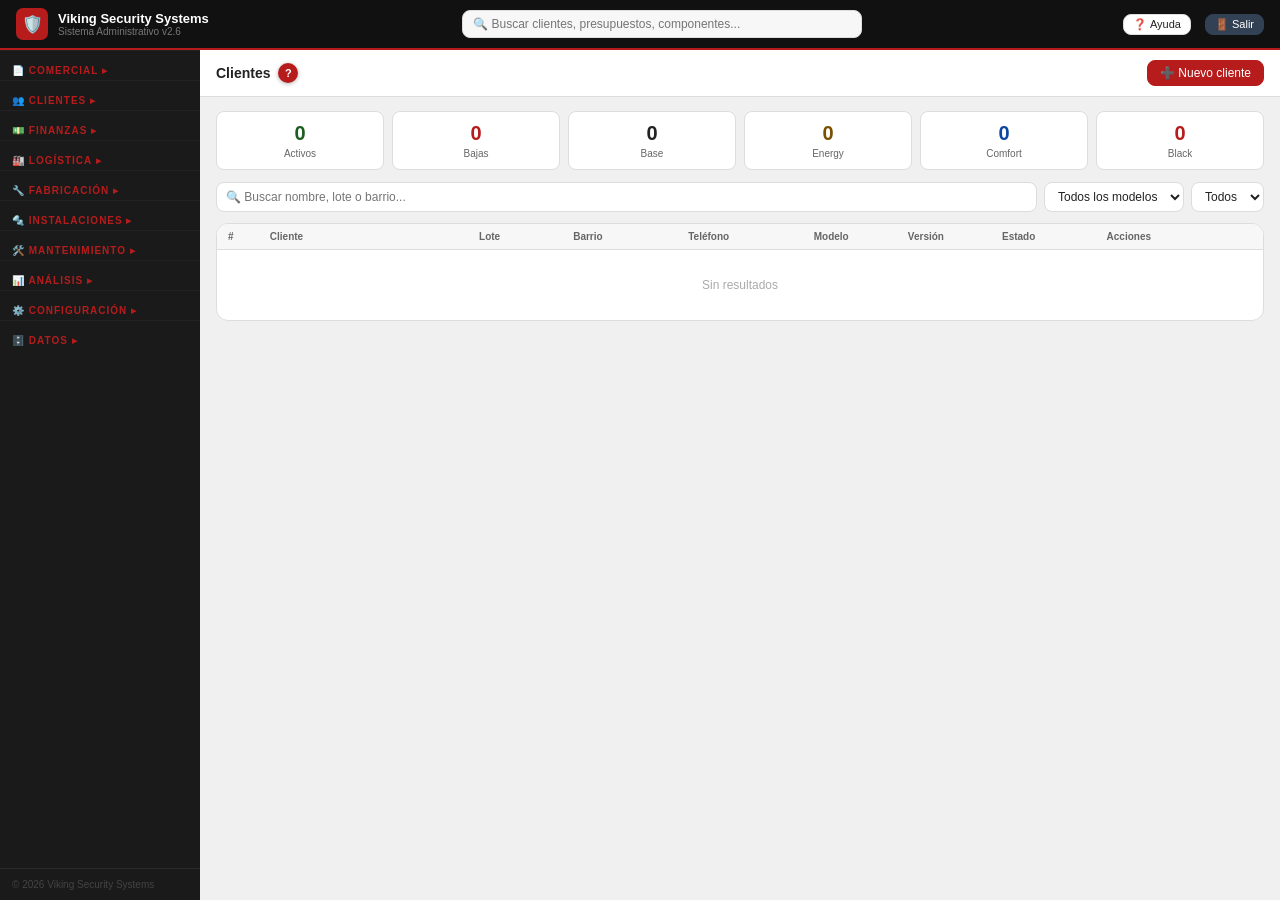
<file: index.html>
<!DOCTYPE html>
<html lang="es">
<head>
<meta charset="UTF-8">
<meta name="viewport" content="width=device-width, initial-scale=1.0">
<meta name="theme-color" content="#111111">
<meta name="description" content="Viking Security Systems - Sistema Administrativo">
<meta name="apple-mobile-web-app-capable" content="yes">
<meta name="apple-mobile-web-app-status-bar-style" content="black">
<meta name="apple-mobile-web-app-title" content="Viking Security">
<link rel="manifest" href="manifest.json">
<link rel="icon" type="image/png" href="favicon.png">
<link rel="apple-touch-icon" href="apple-touch-icon.png">
<title>Viking Security Systems</title>

<script>
function toggleNav(el){
  var items = el.nextElementSibling;
  if(!items||!items.classList.contains('nav-section-items')) return;
  var isCollapsed = items.style.display === 'none';
  if(isCollapsed){
    items.style.display = '';
    el.innerHTML = el.innerHTML.replace('▸','▾');
  } else {
    items.style.display = 'none';
    el.innerHTML = el.innerHTML.replace('▾','▸');
  }
}
</script>
</head>
<body>

<img id="logo-pdf-data" src="logo.png" style="display:none" alt="">
<div class="topbar">
  <div class="brand">
    <div class="brand-icon">🛡️</div>
    <div><div class="brand-name">Viking Security Systems</div><span class="brand-sub">Sistema Administrativo v2.6</span></div>
  </div>
  <div style="position:relative;flex:1;max-width:400px;margin:0 auto">
    <input id="global-search" type="text" placeholder="🔍 Buscar clientes, presupuestos, componentes..."
      oninput="busquedaGlobal(this.value)"
      style="width:100%;padding:6px 10px;border:1px solid var(--border);border-radius:var(--r);font-size:12px;background:var(--surface2);color:var(--text)">
    <div id="search-results" style="display:none;position:absolute;top:100%;left:0;right:0;background:var(--surface);border:1px solid var(--border);border-radius:var(--r);box-shadow:0 4px 16px rgba(0,0,0,.4);z-index:9999;max-height:320px;overflow-y:auto;margin-top:2px"></div>
  </div>
  <div class="topbar-right">
    <span class="topbar-ctx" id="tctx"></span>
    <button class="btn btn-sm" title="Ver el manual completo" onclick="window.open('instructivo.html','_blank','width=1100,height=750,resizable=yes,scrollbars=yes')">❓ Ayuda</button>
    <button class="install-btn" id="install-btn" onclick="instalarPWA()">📲 Instalar app</button>
    <button class="btn btn-sm" style="background:#334155;color:#fff;border-color:#334155;margin-left:6px" title="Guardar snapshot y cerrar" onclick="vssSalir()">🚪 Salir</button>
  </div>
</div>

<div class="layout">
<nav class="sidebar">
  <div class="ns collapsible" onclick="toggleNav(this)">📄 Comercial ▸</div>
  <div class="nav-section-items">
  <div class="ni" id="nav-presupuestos" onclick="goTo('presupuestos')"><span class="ni-icon">📄</span>Presupuestos</div>
  <div class="ni" id="nav-gestion" onclick="goTo('gestion')"><span class="ni-icon">💰</span>Gestión económica</div>
  <div class="ni" id="nav-actas" onclick="goTo('actas')"><span class="ni-icon">📋</span>Actas de conformidad</div>

  </div>
  <div class="ns collapsible" onclick="toggleNav(this)">👥 Clientes ▸</div>
  <div class="nav-section-items">
  <div class="ni on" id="nav-clientes" onclick="goTo('clientes')"><span class="ni-icon">🔍</span>Listado</div>
  <div class="ni" id="nav-alta" onclick="goTo('alta')"><span class="ni-icon">➕</span>Alta de cliente</div>

  </div>
  <div class="ns collapsible" onclick="toggleNav(this)">💵 Finanzas ▸</div>
  <div class="nav-section-items">
  <div class="ni" id="nav-fondos" onclick="goTo('fondos')"><span class="ni-icon">🏦</span>Movimiento de fondos</div>

  </div>
  <div class="ns collapsible" onclick="toggleNav(this)">🏭 Logística ▸</div>
  <div class="nav-section-items">
  <div class="ni" id="nav-stock" onclick="goTo('stock')"><span class="ni-icon">📦</span>Stock actual</div>
  <div class="ni" id="nav-catalogo" onclick="goTo('catalogo')"><span class="ni-icon">🗂️</span>Catálogo</div>
  <div class="ni" id="nav-movimientos" onclick="goTo('movimientos')"><span class="ni-icon">🔄</span>Movimientos</div>
  <div class="ni" id="nav-ordenes" onclick="goTo('ordenes')"><span class="ni-icon">🛒</span>Órdenes de compra</div>
  <div class="ni" id="nav-proveedores" onclick="goTo('proveedores')"><span class="ni-icon">🏭</span>Proveedores</div>

  </div>
  <div class="ns collapsible" onclick="toggleNav(this)">🔧 Fabricación ▸</div>
  <div class="nav-section-items">
  <div class="ni" id="nav-fabricacion" onclick="goTo('fabricacion')"><span class="ni-icon">🔧</span>Órdenes de trabajo</div>
  <div class="ni" id="nav-kit" onclick="goTo('kit')"><span class="ni-icon">📋</span>Kit de fabricación</div>

  </div>
  <div class="ns collapsible" onclick="toggleNav(this)">🔩 Instalaciones ▸</div>
  <div class="nav-section-items">
  <div class="ni" id="nav-instalaciones" onclick="goTo('instalaciones')"><span class="ni-icon">📋</span>Pedidos de instalación</div>
  <div class="ni" id="nav-kitinst" onclick="goTo('kitinst')"><span class="ni-icon">🧰</span>Kit base instalación</div>

  </div>
  <div class="ns collapsible" onclick="toggleNav(this)">🛠️ Mantenimiento ▸</div>
  <div class="nav-section-items">
  <div class="ni" id="nav-mantenimientos" onclick="goTo('mantenimientos')"><span class="ni-icon">📋</span>Registros</div>
  </div>

  <div class="ns collapsible" onclick="toggleNav(this)">📊 Análisis ▸</div>
  <div class="nav-section-items">
  <div class="ni" id="nav-reportes" onclick="goTo('reportes')"><span class="ni-icon">📊</span>Reportes</div>

  </div>
  <div class="ns collapsible" onclick="toggleNav(this)">⚙️ Configuración ▸</div>
  <div class="nav-section-items">
  <div class="ni" id="nav-config" onclick="goTo('config')"><span class="ni-icon">🏢</span>Mi empresa</div>
  <div class="ni" id="nav-versiones" onclick="goTo('versiones')"><span class="ni-icon">🔄</span>Versiones SW</div>
  <div class="ni" id="nav-tipos" onclick="goTo('tipos')"><span class="ni-icon">📡</span>Tipos de sensor</div>

  </div>
  <div class="ns collapsible" onclick="toggleNav(this)">🗄️ Datos ▸</div>
  <div class="nav-section-items">
  <div class="ni" id="nav-backup" onclick="goTo('backup')"><span class="ni-icon">💾</span>Backup / Restaurar</div>

  </div>
  <div class="sidebar-foot">© 2026 Viking Security Systems</div>
</nav>

<div class="main">
  <div class="page-head">
    <div style="display:flex;align-items:center;gap:8px">
      <div class="page-title" id="ptitle">Clientes</div>
      <button onclick="abrirAyudaPanel()" title="Ayuda de esta sección" style="background:#B71C1C;border:none;color:#fff;border-radius:50%;width:20px;height:20px;font-size:11px;font-weight:800;cursor:pointer;padding:0;line-height:1;flex-shrink:0;box-shadow:0 1px 4px rgba(0,0,0,.3)">?</button>
    </div>
    <div class="page-acts" id="pacts"></div>
  </div>
  <div class="content">

    <!-- CLIENTES -->
    <div class="panel on" id="panel-clientes">
      <div class="stats stats-6" id="stats-box"></div>
      <div class="sbar">
        <input type="text" id="qc" placeholder="🔍 Buscar nombre, lote o barrio..." oninput="renderClientes()">
        <select id="fc-modelo" onchange="renderClientes()">
          <option value="">Todos los modelos</option>
          <option>Base</option><option>Energy</option><option>Comfort</option><option>Black</option>
        </select>
        <select id="fc-estado" onchange="renderClientes()">
          <option value="">Todos</option><option>Activo</option><option>Baja</option>
        </select>
      </div>
      <div class="card">
        <div class="twrap">
          <table>
            <colgroup><col style="width:4%"><col style="width:20%"><col style="width:9%"><col style="width:11%"><col style="width:12%"><col style="width:9%"><col style="width:9%"><col style="width:10%"><col style="width:16%"></colgroup>
            <thead><tr><th>#</th><th>Cliente</th><th>Lote</th><th>Barrio</th><th>Teléfono</th><th>Modelo</th><th>Versión</th><th>Estado</th><th>Acciones</th></tr></thead>
            <tbody id="tbody-c"></tbody>
          </table>
        </div>
      </div>
    </div>

    <!-- ALTA -->
    <div class="panel" id="panel-alta">
      <div class="card">
        <div class="card-head"><div class="card-title">👤 Datos del cliente</div></div>
        <div class="card-body">
          <div class="fg3">
            <div class="fg"><label>Nombre / razón social *</label><input id="an" placeholder="García, Juan Carlos"></div>
            <div class="fg"><label>Lote / unidad *</label><input id="al" placeholder="Lote 42"></div>
            <div class="fg"><label>Barrio</label><input id="aba" placeholder="Ej: Villa del Parque"></div>
            <div class="fg"><label>Teléfono *</label><input id="at" placeholder="+54 9 261..."></div>
            <div class="fg"><label>Modelo Zpro</label>
              <select id="am"><option>Base</option><option>Energy</option><option>Comfort</option><option>Black</option></select>
            </div>
            <div class="fg"><label>Versión instalada</label><input id="av" placeholder="v2.4.1"></div>
            <div class="fg"><label>Fecha instalación</label><input id="af" type="date"></div>
            <div class="fg"><label>MAC del ESP32</label><input id="amac" placeholder="A4:CF:12:7B:3E:01" style="font-family:monospace"></div>
            <div class="fg"><label>PIN OTA</label><input id="apin" type="password" placeholder="PIN"></div>
            <div class="fg"><label>Chat ID Telegram</label><input id="achat" placeholder="123456789" style="font-family:monospace"></div>
      <div class="fg"><label>Email</label><input id="aemail" type="email" placeholder="cliente@email.com"></div>
      <div class="fg"><label>Cantidad de ambientes</label><input id="aambientes" type="number" min="1" placeholder="Ej: 5"></div>
          </div>
        </div>
      </div>
      <div style="display:flex;justify-content:flex-end;gap:7px">
        <button class="btn" onclick="limpiarAlta()">✕ Limpiar</button>
        <button class="btn btn-p" onclick="guardarCliente()">✔ Guardar cliente</button>
      </div>
    </div>

    <!-- DETALLE -->
    <div class="panel" id="panel-detalle">
      <div id="det-head" style="margin-bottom:10px"></div>
      <div class="subnav">
        <div class="sni on" id="sni-datos" onclick="goSub('datos')">📋 Datos Zpro</div>
        <div class="sni" id="sni-equipo" onclick="goSub('equipo')">🔧 Equipamiento</div>
        <div class="sni" id="sni-zigbee" onclick="goSub('zigbee')">📡 Instalación Zigbee</div>
        <div class="sni" id="sni-ota" onclick="goSub('ota')">🔄 Historial OTA</div>
        <div class="sni" id="sni-mant" onclick="goSub('mant')">🛠️ Mantenimiento</div>
      <div class="sni" id="sni-acta" onclick="goSub('acta')">📄 Acta</div>
      </div>

      <!-- SP DATOS -->
      <div class="sp on" id="sp-datos">
        <div class="card">
          <div class="card-head"><div class="card-title">📋 Datos del cliente y equipo Zpro</div>
            <button class="btn btn-sm" onclick="editarDatos()">✏️ Editar</button>
          </div>
          <div class="card-body" id="cont-datos"></div>
        </div>
      </div>

      <!-- SP EQUIPO -->
      <div class="sp" id="sp-equipo">
        <div class="card">
          <div class="card-head"><div class="card-title">🔧 Equipamiento provisto</div>
            <button class="btn btn-sm" onclick="editarEquipo()">✏️ Editar</button>
          </div>
          <div class="card-body" id="cont-equipo"></div>
        </div>
      </div>

      <!-- SP ZIGBEE -->
      <div class="sp" id="sp-zigbee">
        <div class="card">
          <div class="card-head">
            <div class="card-title">📡 Dispositivos Zigbee instalados</div>
            <button class="btn btn-sm btn-p" onclick="modalZigbee()">➕ Agregar dispositivo</button>
          </div>
          <div class="twrap" id="cont-zigbee"></div>
        </div>
      </div>

      <!-- SP OTA -->
      <div class="sp" id="sp-ota">
        <div id="ota-stats" style="margin-bottom:10px"></div>
        <div class="card">
          <div class="card-head"><div class="card-title">🔄 Historial de actualizaciones OTA</div>
            <button class="btn btn-sm btn-p" onclick="modalOTA(-1)">➕ Registrar</button>
          </div>
          <div class="twrap" id="cont-ota"></div>
        </div>
      </div>

      <!-- SP MANT -->
      <div class="sp" id="sp-mant">
        <div id="mant-stats" style="margin-bottom:10px"></div>
        <div class="card">
          <div class="card-head"><div class="card-title">🛠️ Historial de mantenimiento</div>
            <button class="btn btn-sm btn-p" onclick="modalMant(-1)">➕ Registrar visita</button>
          </div>
          <div class="twrap" id="cont-mant"></div>
        </div>
      </div>

      <!-- SP ACTA -->
      <div class="sp" id="sp-acta">
        <div class="card">
          <div class="card-head"><div class="card-title">📄 Acta de conformidad</div></div>
          <div class="card-body" id="cont-acta"></div>
        </div>
      </div>

    </div>

    <!-- FABRICACION -->
    <div class="panel" id="panel-fabricacion">
      <div class="sbar">
        <input type="text" id="q-fab" placeholder="🔍 Buscar por N° serie, cliente..." oninput="renderFabricacion()">
        <select id="fab-estado-filter" onchange="renderFabricacion()" style="padding:6px 9px;border:1px solid var(--border);border-radius:var(--r);font-size:12px">
          <option value="">Todos los estados</option>
          <option>En fabricación</option>
          <option>Terminado</option>
          <option>Entregado</option>
          <option>Cancelado</option>
        </select>
        <button class="btn btn-p" onclick="modalNuevaOT()">➕ Nueva orden de trabajo</button>
      </div>
      <div class="stats stats-4" id="fab-stats"></div>
      <div class="card">
        <div class="twrap">
          <table>
            <thead><tr>
              <th>N° Serie</th><th>Modelo</th><th>Lote</th><th>Cliente</th>
              <th>Etapa actual</th><th>Estado</th><th>Fecha</th><th>Acciones</th>
            </tr></thead>
            <tbody id="tbody-fab"></tbody>
          </table>
        </div>
      </div>
    </div>

    <!-- KIT DE FABRICACION -->
    <div class="panel" id="panel-kit">
      <div class="sbar">
        <div class="card-title" style="font-size:14px;font-weight:700">📋 Kit de fabricación</div>
        <button class="btn btn-p" onclick="modalKitItem(-1)">➕ Agregar material</button>
      </div>
      <div class="card">
        <div class="card-head">
          <div class="card-title">Materiales del kit estándar</div>
          <div style="font-size:11px;color:var(--text2)" id="kit-version"></div>
        </div>
        <div class="twrap">
          <table>
            <thead><tr>
              <th>Código</th><th>Descripción</th><th style="text-align:center">Cantidad</th><th>Unidad</th><th style="text-align:center">Stock</th><th>Acciones</th>
            </tr></thead>
            <tbody id="tbody-kit"></tbody>
          </table>
        </div>
      </div>
    </div>

    <!-- INSTALACIONES -->
    <div class="panel" id="panel-instalaciones">
      <div class="sbar">
        <input type="text" id="q-inst" placeholder="🔍 Buscar por N° pedido, cliente, N° serie..." oninput="renderInstalaciones()">
        <select id="inst-estado-filter" onchange="renderInstalaciones()" style="padding:6px 9px;border:1px solid var(--border);border-radius:var(--r);font-size:12px">
          <option value="">Todos los estados</option>
          <option>Pendiente</option>
          <option>En curso</option>
          <option>Completado</option>
          <option>Cancelado</option>
        </select>
      </div>
      <div class="stats stats-4" id="inst-stats"></div>
      <div class="card">
        <div class="twrap">
          <table>
            <thead><tr>
              <th>N° Pedido</th><th>N° Serie</th><th>Cliente</th><th>Modelo</th>
              <th>Técnico</th><th>Fecha tent.</th><th>Estado</th><th>Acciones</th>
            </tr></thead>
            <tbody id="tbody-inst"></tbody>
          </table>
        </div>
      </div>
    </div>

    <!-- KIT BASE INSTALACION -->
    <div class="panel" id="panel-kitinst">
      <div class="sbar">
        <div class="card-title" style="font-size:14px;font-weight:700">🧰 Kit base de instalación</div>
        <button class="btn btn-p" onclick="modalKitInstEditar()">✏️ Editar kit</button>
      </div>
      <div class="card">
        <div class="card-head">
          <div class="card-title">Materiales base para toda instalación</div>
          <div style="font-size:11px;color:var(--text2)" id="kitinst-version"></div>
        </div>
        <div class="twrap">
          <table>
            <thead><tr>
              <th>Código</th><th>Descripción</th><th style="text-align:center">Cantidad</th>
              <th>Unidad</th><th style="text-align:center">Stock</th><th>Acciones</th>
            </tr></thead>
            <tbody id="tbody-kitinst"></tbody>
          </table>
        </div>
      </div>
    </div>

    <!-- ACTAS -->
    <div class="panel" id="panel-actas">
      <div class="sbar">
        <input type="text" id="q-actas" placeholder="🔍 Buscar cliente..." oninput="renderActas()">
      </div>
      <div class="card">
        <div class="card-head"><div class="card-title">📋 Actas de conformidad</div></div>
        <div class="twrap">
          <table>
            <thead><tr>
              <th>N° Acta</th><th>Cliente</th><th>Modelo</th><th>Fecha inst.</th>
              <th>Fecha firma</th><th>Estado</th><th>Acciones</th>
            </tr></thead>
            <tbody id="tbody-actas"></tbody>
          </table>
        </div>
      </div>
    </div>

    <!-- MANTENIMIENTOS -->
    <div class="panel" id="panel-mantenimientos">
      <div class="sbar">
        <input type="text" id="q-mnt" placeholder="🔍 Buscar cliente, N° registro, tipo..." oninput="renderMantenimientos()">
        <select id="mnt-tipo-filter" onchange="renderMantenimientos()" style="padding:6px 9px;border:1px solid var(--border);border-radius:var(--r);font-size:12px">
          <option value="">Todos los tipos</option>
          <option>Correctivo</option><option>Preventivo</option><option>Configuración</option>
          <option>Actualización de firmware</option><option>Cambio de pilas</option>
          <option>Garantía</option><option>Otro</option>
        </select>
        <select id="mnt-fact-filter" onchange="renderMantenimientos()" style="padding:6px 9px;border:1px solid var(--border);border-radius:var(--r);font-size:12px">
          <option value="">Todos</option>
          <option value="si">A facturar</option>
          <option value="no">Sin facturar</option>
        </select>
        <button class="btn btn-p" onclick="modalNuevoMant()">➕ Nuevo</button>
        <label class="btn btn-p" style="cursor:pointer">📥 Importar<input type="file" accept=".json" style="display:none" onchange="importarMant(this)"></label>
        <button class="btn btn-p" onclick="vssSyncMantenimientoDrive()" style="color:#0D47A1;border-color:#0D47A1">☁️ Sincronizar desde Drive</button>
      </div>
      <div class="stats stats-4" id="mnt-stats-panel"></div>
      <div class="card">
        <div class="twrap">
          <table>
            <thead><tr>
              <th>N°</th><th>Fecha</th><th>Cliente</th><th>Tipo</th>
              <th>Motivo</th><th>Garantía</th><th>A facturar</th><th>Mat. $</th><th>MO $</th><th>Acciones</th>
            </tr></thead>
            <tbody id="tbody-mnt"></tbody>
          </table>
        </div>
      </div>
    </div>

    <!-- VERSIONES -->
    <div class="panel" id="panel-versiones">
      <div class="card">
        <div class="card-head"><div class="card-title">📦 Versiones de software</div>
          <button class="btn btn-sm btn-p" onclick="modalVersion()">➕ Nueva versión</button>
        </div>
        <div class="twrap"><table>
          <thead><tr><th>Versión</th><th>Tipo</th><th>Fecha</th><th>Notas</th><th></th></tr></thead>
          <tbody id="tbody-ver"></tbody>
        </table></div>
      </div>
    </div>

    <!-- TIPOS SENSOR -->
    <div class="panel" id="panel-tipos">
      <div class="card">
        <div class="card-head">
          <div class="card-title">⚙️ Tipos de sensor Zigbee</div>
          <div style="display:flex;gap:6px">
            <input id="nuevo-tipo" placeholder="Nuevo tipo..." style="padding:4px 8px;border:1px solid var(--border);border-radius:var(--r);font-size:12px;width:160px">
            <button class="btn btn-sm btn-p" onclick="agregarTipo()">➕ Agregar</button>
          </div>
        </div>
        <div class="card-body"><div id="tipos-list" style="display:flex;flex-wrap:wrap;gap:7px"></div></div>
      </div>
    </div>



    <!-- STOCK -->
    <div class="panel" id="panel-stock">
      <div class="stats stats-5" id="stock-stats" style="display:flex;flex-wrap:wrap;gap:8px"></div>
      <div class="card">
        <div class="card-head">
          <div class="card-title">📦 Stock actual</div>
            <button class="btn btn-sm" onclick="pdfStock()">🖨️ PDF</button>
          <div style="display:flex;gap:6px;flex-wrap:wrap;align-items:center">
            <input type="text" id="q-stock" placeholder="🔍 Buscar..." oninput="renderStock()" style="padding:5px 9px;border:1px solid var(--border);border-radius:var(--r);font-size:12px;min-width:160px">
            <select id="stock-cat-filter" onchange="renderStock()" style="padding:5px 9px;border:1px solid var(--border);border-radius:var(--r);font-size:12px">
              <option value="">Todas las categorías</option>
            </select>
            <select id="stock-area-filter" onchange="renderStock()" style="padding:5px 9px;border:1px solid var(--border);border-radius:var(--r);font-size:12px">
              <option value="">Todas las áreas</option>
              <option>Fábrica</option><option>Mantenimiento</option><option>Instalacion</option>
            </select>
            <button class="btn btn-sm" onclick="toggleStockCritico()" id="btn-critico">⚠️ Solo críticos</button>
          </div>
        </div>
        <div class="twrap">
          <table>
            <colgroup><col style="width:8%"><col style="width:19%"><col style="width:9%"><col style="width:7%"><col style="width:6%"><col style="width:9%"><col style="width:8%"><col style="width:7%"><col style="width:5%"><col style="width:7%"><col style="width:7%"><col style="width:2%"></colgroup>
            <thead><tr>
              <th id="sth-codigo" onclick="sortStock('codigo')" style="cursor:pointer;user-select:none">Código</th>
              <th id="sth-desc" onclick="sortStock('desc')" style="cursor:pointer;user-select:none">Descripción ▲</th>
              <th id="sth-categoria" onclick="sortStock('categoria')" style="cursor:pointer;user-select:none">Categoría</th>
              <th id="sth-cant" onclick="sortStock('cant')" style="cursor:pointer;user-select:none">Stock</th>
              <th>Mínimo</th>
              <th id="sth-ubicacion" onclick="sortStock('ubicacion')" style="cursor:pointer;user-select:none">Ubicación</th>
              <th>Proveedor</th>
              <th id="sth-area" onclick="sortStock('area')" style="cursor:pointer;user-select:none">Área</th>
              <th style="text-align:center">Estado</th>
              <th style="text-align:right">Costo $</th>
              <th style="text-align:right">Costo U$S</th>
              <th>Acciones</th>
            </tr></thead>
            <tbody id="tbody-stock"></tbody>
          </table>
        </div>
      </div>
    </div>

    <!-- CATÁLOGO -->
    <div class="panel" id="panel-catalogo">
      <div class="sbar">
        <input type="text" id="q-cat" placeholder="🔍 Buscar componente..." oninput="renderCatalogo()">
        <select id="cat-filter" onchange="renderCatalogo()" style="padding:6px 9px;border:1px solid var(--border);border-radius:var(--r);font-size:12px">
          <option value="">Todas las categorías</option>
        </select>
        <select id="cat-prov-filter" onchange="renderCatalogo()" style="padding:6px 9px;border:1px solid var(--border);border-radius:var(--r);font-size:12px">
          <option value="">Todos los proveedores</option>
        </select>
        <span id="cat-count" style="font-size:12px;color:var(--text2);white-space:nowrap;padding:0 4px"></span>
        <button class="btn btn-p" onclick="modalComponente(-1)">➕ Nuevo componente</button>
        <button class="btn btn-sm" onclick="pdfCatalogo()">🖨️ PDF</button>
      </div>
      <div class="card">
        <div class="twrap">
          <table>
            <colgroup><col style="width:7%"><col style="width:17%"><col style="width:10%"><col style="width:6%"><col style="width:5%"><col style="width:7%"><col style="width:8%"><col style="width:8%"><col style="width:10%"><col style="width:5%"><col style="width:9%"></colgroup>
            <thead id="thead-cat"><tr>
              <th id="th-codigo" onclick="sortCatalogo('codigo')" style="cursor:pointer;user-select:none">Código</th>
              <th id="th-desc" onclick="sortCatalogo('desc')" style="cursor:pointer;user-select:none">Descripción ▲</th>
              <th id="th-categoria" onclick="sortCatalogo('categoria')" style="cursor:pointer;user-select:none">Categoría</th>
              <th>Unidad</th><th>Mín.</th>
              <th id="th-stock" onclick="sortCatalogo('stock')" style="cursor:pointer;user-select:none">Stock</th>
              <th id="th-area" onclick="sortCatalogo('area')" style="cursor:pointer;user-select:none">Área</th>
              <th id="th-ubicacion" onclick="sortCatalogo('ubicacion')" style="cursor:pointer;user-select:none">Ubicación</th><th>Proveedor</th><th style="text-align:center">Estado</th><th>Acciones</th>
            </tr></thead>
            <tbody id="tbody-cat"></tbody>
          </table>
        </div>
      </div>
    </div>

    <!-- MOVIMIENTOS -->
    <div class="panel" id="panel-movimientos">
      <div class="sbar">
        <input type="text" id="q-mov" placeholder="🔍 Buscar componente o referencia..." oninput="renderMovimientos()">
        <select id="mov-tipo-filter" onchange="renderMovimientos()" style="padding:6px 9px;border:1px solid var(--border);border-radius:var(--r);font-size:12px">
          <option value="">Todos los tipos</option>
          <option>Entrada</option><option>Salida manual</option><option>Salida instalación</option>
        </select>
        <select id="mov-motivo-filter" onchange="renderMovimientos()" style="padding:6px 9px;border:1px solid var(--border);border-radius:var(--r);font-size:12px">
          <option value="">Todos los motivos</option>
        </select>
        <select id="mov-origen-filter" onchange="renderMovimientos()" style="padding:6px 9px;border:1px solid var(--border);border-radius:var(--r);font-size:12px">
          <option value="">Todos los orígenes</option>
        </select>
        <button class="btn btn-p" onclick="modalMovimiento('Entrada')">📥 Entrada</button>
        <button class="btn" onclick="modalMovimiento('Salida manual')">📤 Salida</button>
        <button class="btn btn-g" onclick="modalMovimiento('Salida instalación')">🔧 Instalación</button>
      </div>
      <div class="card">
        <div class="twrap">
          <table>
            <colgroup><col style="width:9%"><col style="width:9%"><col style="width:9%"><col style="width:17%"><col style="width:6%"><col style="width:5%"><col style="width:7%"><col style="width:11%"><col style="width:11%"><col style="width:9%"></colgroup>
            <thead><tr><th>Fecha</th><th>Tipo</th><th>Código</th><th>Componente</th><th>Cant.</th><th style="text-align:center">Estado</th><th>Precio $</th><th>Precio U$S</th><th>Referencia</th><th>Cliente / Nota</th><th>Origen</th><th></th></tr></thead>
            <tbody id="tbody-mov"></tbody>
          </table>
        </div>
      </div>
    </div>

    <!-- ÓRDENES -->
    <div class="panel" id="panel-ordenes">
      <div style="display:flex;justify-content:space-between;align-items:center;gap:8px;flex-wrap:wrap;margin-bottom:12px">
        <input id="q-ord" type="text" placeholder="🔍 N° OC, proveedor..." oninput="renderOrdenes()" style="padding:6px 10px;border:1px solid var(--border);border-radius:var(--r);font-size:12px;max-width:260px">
        <div style="display:flex;gap:8px">
        <button class="btn btn-p" onclick="generarOrdenAutomatica()">⚡ Generar orden automática</button>
        <button class="btn" onclick="modalOrden()">➕ Nueva orden manual</button>
        </div>
      </div>
      <div class="card">
        <div class="twrap">
          <table>
            <colgroup><col style="width:10%"><col style="width:12%"><col style="width:30%"><col style="width:10%"><col style="width:10%"><col style="width:18%"><col style="width:10%"></colgroup>
            <thead><tr><th>N° OC</th><th>Fecha</th><th>Estado</th><th>Componentes</th><th>Proveedor</th><th>Total est.</th><th>Observaciones</th><th>Acciones</th></tr></thead>
            <tbody id="tbody-ord"></tbody>
          </table>
        </div>
      </div>
    </div>
    <!-- PRESUPUESTOS -->
    <div class="panel" id="panel-presupuestos">
      <div class="sbar">
        <input type="text" id="qp" placeholder="Buscar por nombre o dirección..." oninput="renderPresupuestos()">
        <select id="fp-estado" onchange="renderPresupuestos()">
          <option value="">Todos los estados</option>
          <option>Borrador</option><option>Enviado</option><option>Aprobado</option><option>Rechazado</option>
        </select>
        <label class="btn" style="cursor:pointer;margin-bottom:0">
          📥 Importar relevamiento
          <input type="file" accept=".json" id="import-rel" style="display:none" onchange="importarRelevamiento(this)">
        </label>
        <button class="btn btn-p" onclick="vssSyncRelevamientosDrive()" style="color:#0D47A1;border-color:#0D47A1">☁️ Sincronizar desde Drive</button>
        <button class="btn btn-p" onclick="nuevoPresupuesto()">➕ Nuevo manual</button>
      </div>
      <div class="card">
        <div class="twrap">
          <table>
            <colgroup><col style="width:20%"><col style="width:14%"><col style="width:10%"><col style="width:8%"><col style="width:10%"><col style="width:10%"><col style="width:28%"></colgroup>
            <thead><tr><th>Cliente</th><th>Dirección</th><th>Modelo</th><th>Fecha</th><th>Técnico</th><th>Estado</th><th>Acciones</th></tr></thead>
            <tbody id="tbody-pres"></tbody>
          </table>
        </div>
      </div>
    </div>

    <!-- REPORTES -->
    <div class="panel" id="panel-reportes">
      <div class="card" style="margin-bottom:10px">
        <div class="ch"><div class="ct">📊 Reportes de gestión</div></div>
        <div class="card-body" style="display:grid;grid-template-columns:1fr 1fr;gap:8px">
          <button class="btn" onclick="reporteClientes()">👥 Clientes por modelo</button>
          <button class="btn" onclick="reportePresupuestos()">📄 Presupuestos por período</button>
          <button class="btn" onclick="reporteStockCritico()">⚠️ Stock crítico</button>
          <button class="btn" onclick="reporteUbicaciones()">📦 Contenido por caja</button>
          <button class="btn" onclick="reporteInventario()">📦 Valor inventario por área</button>
          <button class="btn" onclick="reporteMovimientos()">🔄 Movimientos por período</button>
          <button class="btn" onclick="reporteMantenimiento()">🔧 Clientes sin mantenimiento</button>
          <button class="btn" onclick="reporteOTA()">📡 Firmware instalado</button>
          <button class="btn" onclick="reportePendientes()">⏳ Presupuestos sin respuesta</button>
          <button class="btn" onclick="reporteStockPrecios()">💲 Stock con precios</button>
          <button class="btn" onclick="reporteOCporProveedor()">🛒 OC por proveedor</button>
          <button class="btn" onclick="reporteMantenimientos()">🛠️ Historial de mantenimientos</button>
          <button class="btn" onclick="reporteInstalaciones()">🔧 Estado de instalaciones</button>
          <button class="btn" onclick="reporteVencimientos()">⏰ Vencimientos de garantía</button>
          <button class="btn" onclick="reporteHistorialPres()">📋 Historial de presupuestos</button>
          <button class="btn" onclick="reporteSalidasPorMotivo()">📤 Salidas por motivo</button>
          <button class="btn" onclick="reporteEntradasPorOrigen()">📥 Entradas por origen</button>
        </div>
      </div>
      <div id="reporte-resultado"></div>
    </div>

    <!-- REPORTES -->
    <div class="panel" id="panel-reportes">
      <div style="display:flex;justify-content:flex-end;margin-bottom:12px">
        <button class="btn btn-p" onclick="renderReportes()">🔄 Actualizar</button>
      </div>
      <div id="reportes-body"></div>
    </div>

    <!-- CONFIG -->
    <div class="panel" id="panel-config">
      <div class="card">
        <div class="ch">
          <div class="ct">⚙️ Datos de mi empresa</div>
          <button class="btn btn-p" onclick="saveConfig();alert('Datos guardados.')">💾 Guardar</button>
        </div>
        <div class="card-body" id="config-body"></div>
      </div>
    </div>

    <!-- FONDOS -->
    <div class="panel" id="panel-fondos">
      <div class="card">
        <div class="ch"><div class="ct">🏦 Movimiento de fondos</div></div>
        <div class="card-body" id="fondos-body"></div>
      </div>
    </div>

    <!-- PROVEEDORES -->
    <div class="panel" id="panel-proveedores">
      <div class="card">
        <div class="ch"><div class="ct">🏭 Proveedores</div></div>
        <div class="card-body" id="prov-body"></div>
      </div>
    </div>

    <!-- GESTION ECONOMICA -->
    <div class="panel" id="panel-gestion">
      <div class="card">
        <div class="ch"><div class="ct">💰 Gestión económica</div></div>
        <div class="card-body" id="gestion-body"></div>
      </div>
    </div>

    <!-- BACKUP -->
    <div class="panel" id="panel-backup">
      <div class="card">
        <div class="card-head"><div class="card-title">💾 Backup y restauración de datos</div></div>
        <div class="card-body">
          <div style="margin-bottom:20px">
            <div class="sectitle">Snapshots locales</div>
            <p style="font-size:12px;color:var(--text2);margin-bottom:10px">La app guarda una copia automática en este dispositivo cada vez que cerrás la pestaña, minimizás o cambiás de ventana (hasta 10, se van rotando). El botón "🚪 Salir" de la barra superior fuerza un snapshot manual antes de cerrar.</p>
            <button class="btn btn-p" onclick="vssMostrarSnapshots()">💾 Ver snapshots locales</button>
          </div>
          <hr class="div">
          <div style="margin-bottom:20px">
            <div class="sectitle">Carpeta local</div>
            <p style="font-size:12px;color:var(--text2);margin-bottom:10px">Vinculá una carpeta de tu PC (por ejemplo, tu carpeta de OneDrive o Google Drive sincronizada) y la app va a mantener ahí un archivo <code>viking_backup_&lt;fecha&gt;.json</code> actualizado cada vez que se guarda un cambio — sin tocar nada manualmente. Se conservan los últimos 7 backups por fecha. Requiere Chrome o Brave.</p>
            <div style="display:flex;gap:10px;align-items:center;flex-wrap:wrap">
              <button class="btn btn-p" onclick="vssSeleccionarCarpeta()">📂 Elegir carpeta local</button>
              <span id="vss-carpeta-status" style="font-size:12px;color:var(--text2)">➖ No vinculada</span>
            </div>
          </div>
          <hr class="div">
          <div style="margin-bottom:20px">
            <div class="sectitle">Google Drive</div>
            <p style="font-size:12px;color:var(--text2);margin-bottom:10px">Conectá tu cuenta de Google y la app va a mantener sola un backup actualizado en una carpeta <code>VikingSecuritySystems</code> de tu Drive (archivo <code>backup_autosync.json</code>), sincronizando en segundo plano cada vez que hay cambios. También podés subir una copia con fecha a mano, o restaurar cualquier backup guardado ahí.</p>
            <div style="display:flex;gap:10px;align-items:center;flex-wrap:wrap;margin-bottom:8px">
              <button class="btn btn-p" onclick="vssDriveSubir()">☁️ Subir backup a Drive</button>
              <button class="btn" onclick="vssDriveRestaurar()" style="color:var(--blue);border-color:var(--blue)">📂 Restaurar backup de Drive</button>
            </div>
            <span id="vss-drive-badge" style="font-size:12px;color:var(--text2)">➖ Drive: sin conectar</span>
          </div>
          <hr class="div">
          <div style="margin-bottom:20px">
            <div class="sectitle">Exportar datos</div>
            <p style="font-size:12px;color:var(--text2);margin-bottom:10px">Descarga todos los datos en un archivo JSON, para guardar a mano donde quieras.</p>
            <button class="btn btn-p" onclick="exportarJSON()">⬇️ Exportar JSON (backup)</button>
          </div>
          <hr class="div">
          <div style="margin-bottom:20px">
            <div class="sectitle">Importar / restaurar</div>
            <p style="font-size:12px;color:var(--text2);margin-bottom:10px">Carga un archivo de backup previamente exportado. <strong>Atención:</strong> reemplaza todos los datos actuales.</p>
            <div style="display:flex;gap:8px;align-items:center">
              <input type="file" id="import-file" accept=".json" style="font-size:12px">
              <button class="btn btn-g" onclick="importarJSON()">⬆️ Restaurar backup</button>
            </div>
          </div>
          <hr class="div">
          <div style="margin-bottom:20px">
            <div class="sectitle">Importar registro de mantenimiento</div>
            <p style="font-size:12px;color:var(--text2);margin-bottom:10px">Importar un registro completado desde la app móvil. Se adosa automáticamente a la ficha del cliente.</p>
            <label class="btn" style="cursor:pointer;display:inline-block">📥 Importar mantenimiento<input type="file" accept=".json" style="display:none" onchange="importarMant(this)"></label>
            <button class="btn" onclick="vssSyncMantenimientoDrive()" style="margin-left:8px;color:#0D47A1;border-color:#0D47A1">☁️ Sincronizar desde Drive</button>
          </div>
          <hr class="div">
          <div style="margin-bottom:20px">
            <div class="sectitle">Borrar todo excepto logística</div>
            <p style="font-size:12px;color:var(--text2);margin-bottom:10px">Borra clientes, presupuestos, movimientos de fondos, fabricación, instalaciones y finanzas. <strong>Preserva</strong> todo el catálogo, stock, proveedores, OC, movimientos de stock, kits y configuración.</p>
            <button class="btn btn-d" onclick="borrarExceptoLogistica()" style="background:#6A1B9A">🗑️ Borrar todo excepto logística</button>
          </div>
          <hr class="div">
          <div style="margin-bottom:20px">
            <div class="sectitle">Reiniciar datos operativos</div>
            <p style="font-size:12px;color:var(--text2);margin-bottom:10px">Borra clientes, presupuestos, movimientos de stock, órdenes de compra, fabricación, instalaciones y finanzas. <strong>Preserva</strong> catálogo, proveedores, configuración, kits y versiones SW.</p>
            <button class="btn btn-d" onclick="reiniciarOperativo()" style="background:#E65100">🔄 Reiniciar datos operativos</button>
          </div>
          <hr class="div">
          <div style="margin-bottom:20px">
            <div class="sectitle">Borrar todos los datos</div>
            <p style="font-size:12px;color:var(--text2);margin-bottom:10px">Elimina todos los clientes, dispositivos, historial y configuración. <strong>Esta acción no se puede deshacer.</strong> Recomendamos exportar un backup antes.</p>
            <button class="btn btn-d" onclick="borrarTodo()">🗑️ Borrar todos los datos</button>
          </div>
          <hr class="div">
          <div>
            <div class="sectitle">Información de la base de datos</div>
            <div class="fgrid" id="backup-info"></div>
          </div>
        </div>
      </div>
      <div class="card">
        <div class="card-head"><div class="card-title">📲 Instalación como PWA</div></div>
        <div class="card-body">
          <p style="font-size:12px;color:var(--text2);margin-bottom:12px">Para instalar esta app en tu dispositivo como si fuera una aplicación nativa, el sistema debe estar publicado en un servidor web (no como archivo local). Opciones recomendadas:</p>
          <div class="fgrid">
            <div class="fbox"><div class="fl">GitHub Pages</div><div class="fv" style="font-size:11px;margin-top:4px">Gratis. Subís el archivo a GitHub y queda publicado en una URL fija.</div></div>
            <div class="fbox"><div class="fl">Netlify</div><div class="fv" style="font-size:11px;margin-top:4px">Gratis. Arrastrás la carpeta al sitio y obtenés URL en segundos.</div></div>
            <div class="fbox"><div class="fl">Servidor local</div><div class="fv" style="font-size:11px;margin-top:4px">XAMPP o Node.js en tu PC. La URL sería localhost.</div></div>
          </div>
          <p style="font-size:11px;color:var(--text3);margin-top:8px">Los archivos manifest.json y sw.js ya están preparados en el código. Solo necesitás publicar.</p>
        </div>
      </div>
    </div>

  </div>
</div>
</div>

<div id="mbox"></div>

<script>
(function(){
  var v = Date.now();
  var css = document.createElement('link');
  css.rel = 'stylesheet'; css.href = 'app.css?v=' + v;
  document.head.appendChild(css);
  var js = document.createElement('script');
  js.src = 'app.js?v=' + v;
  document.head.appendChild(js);
})();
</script>
</body>
</html>
</file>
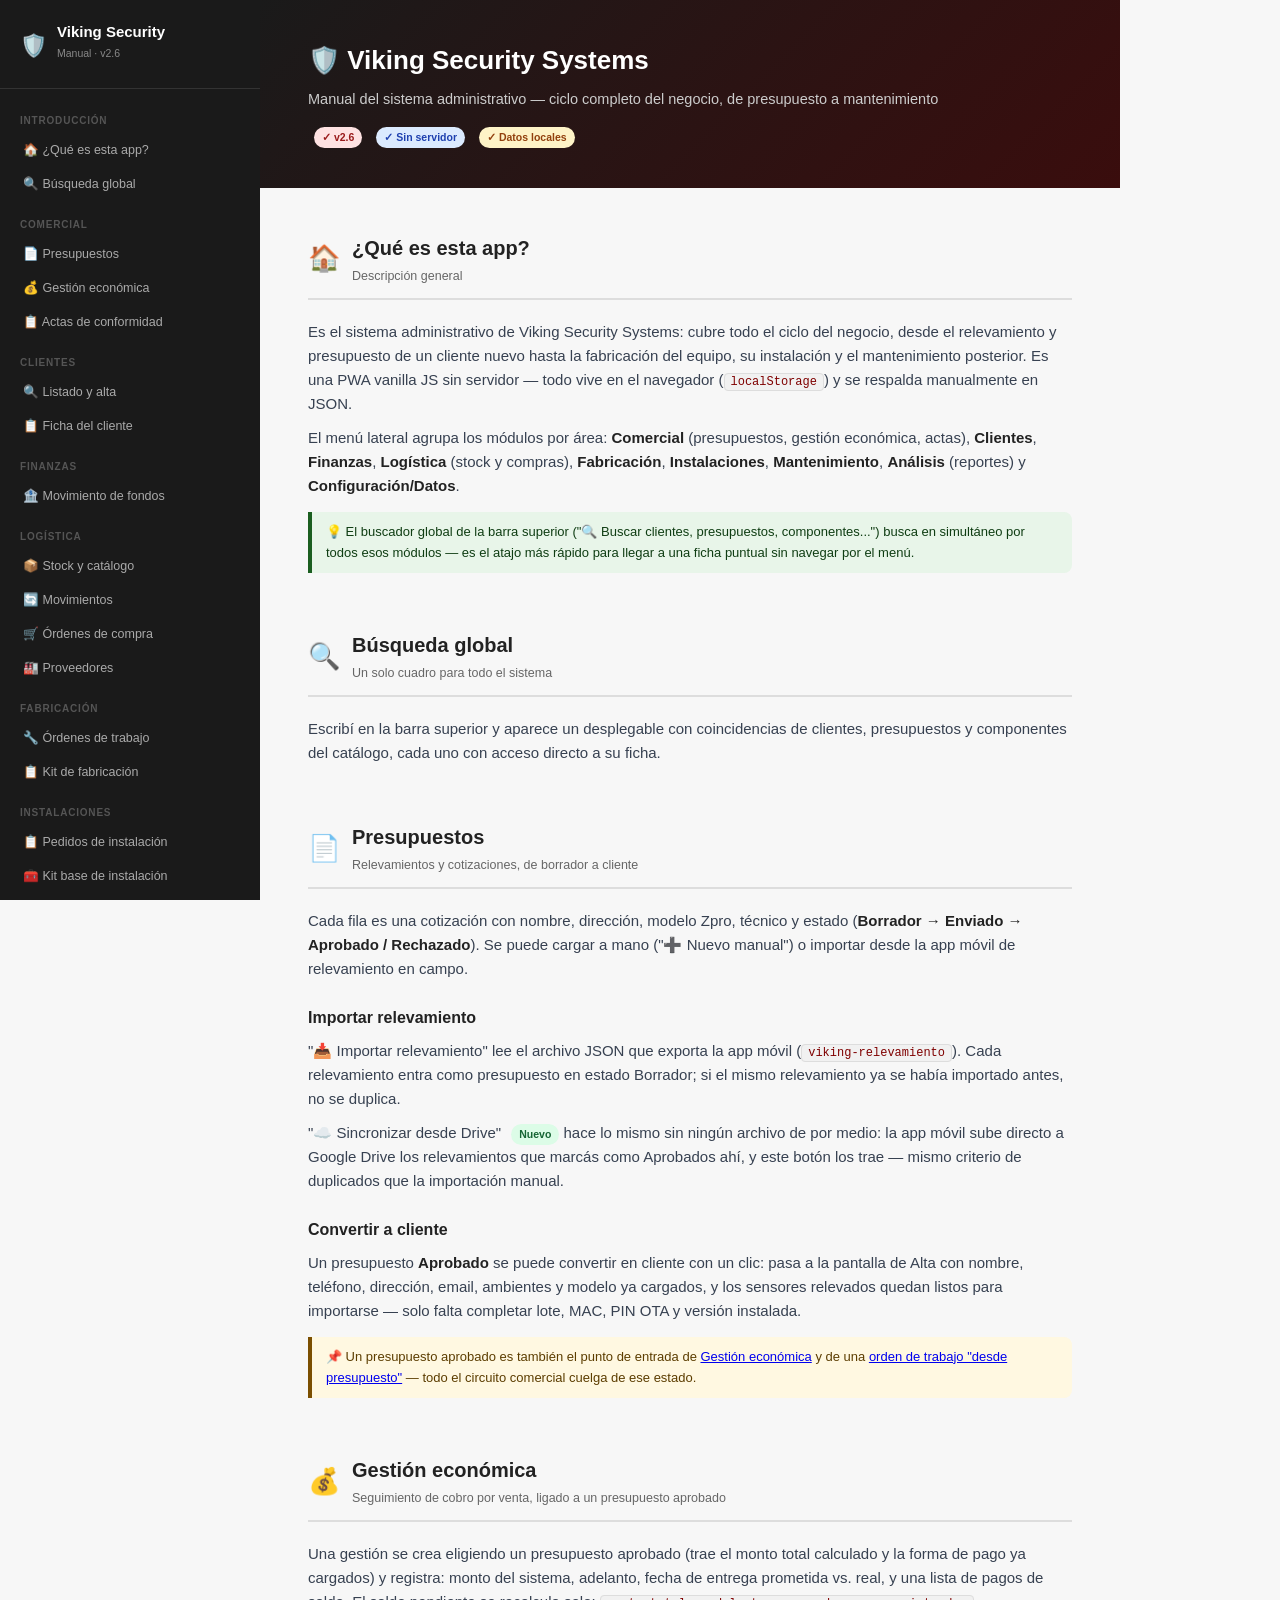
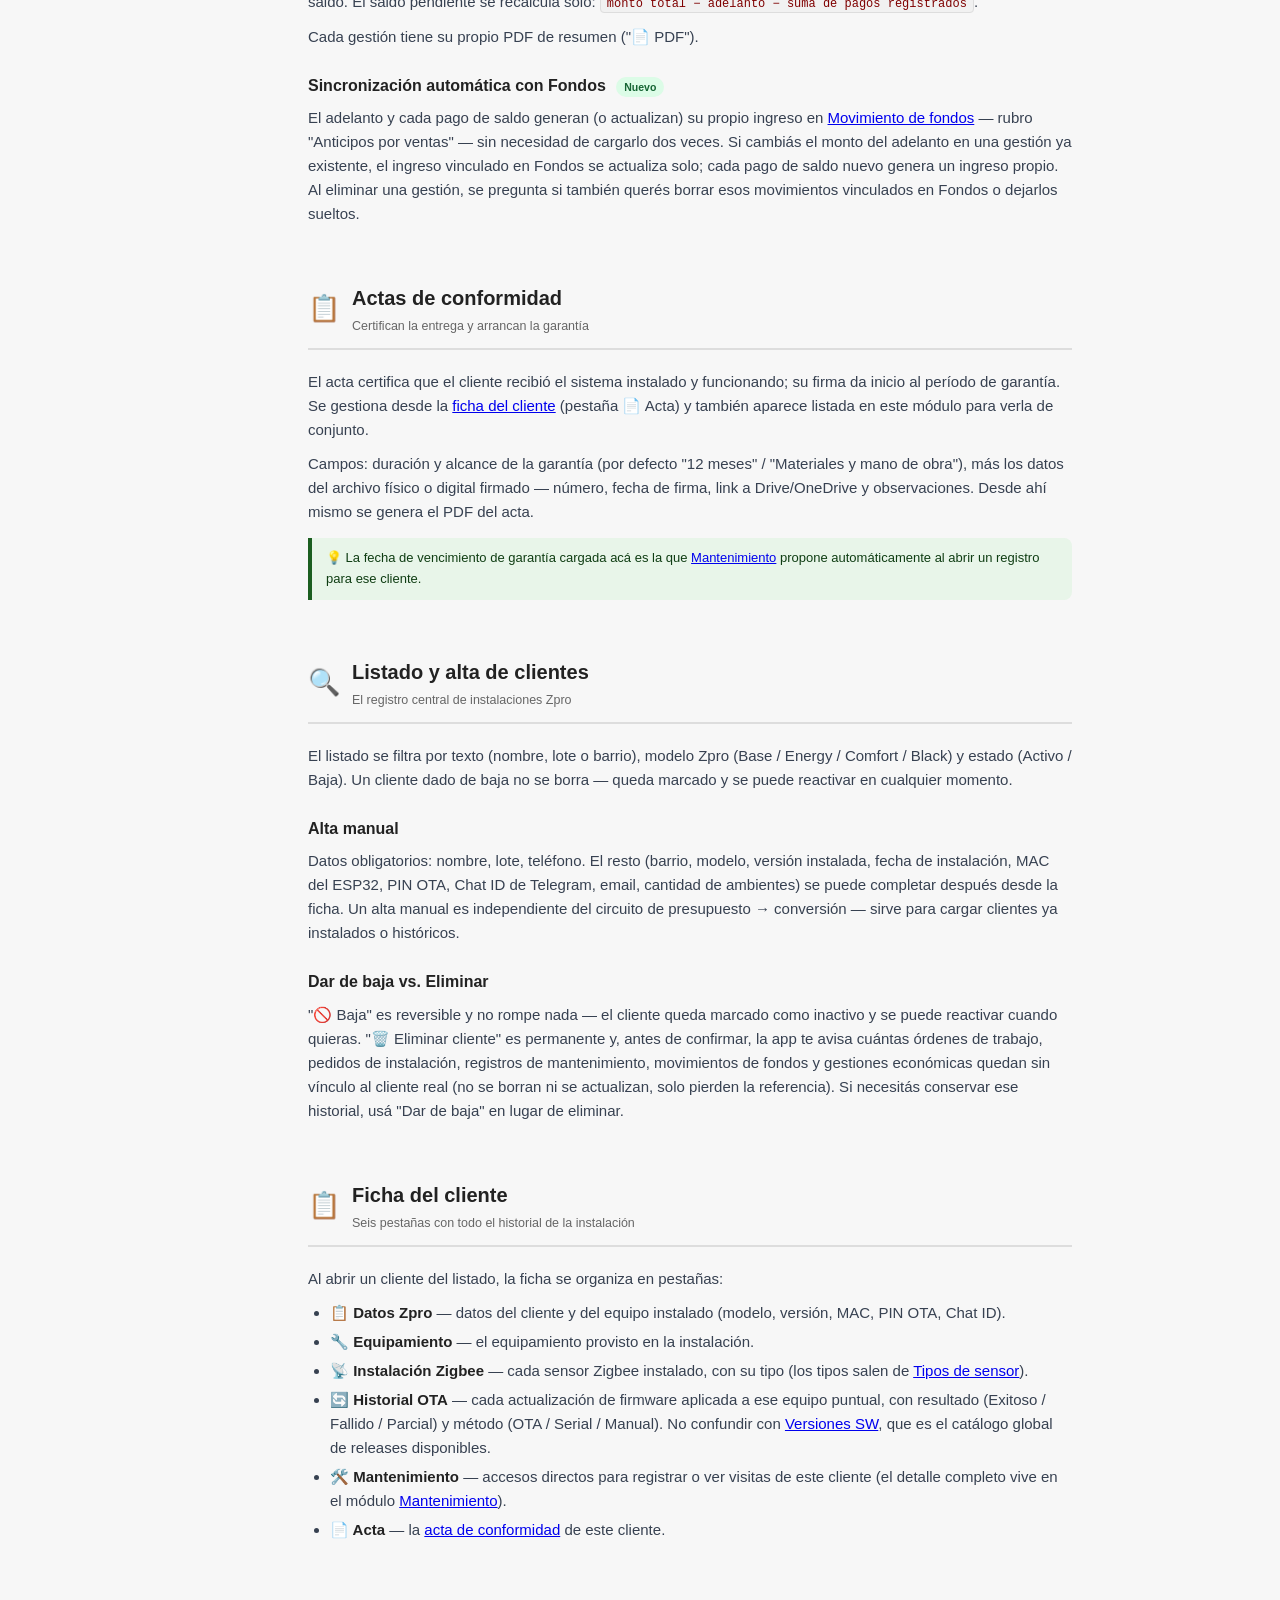
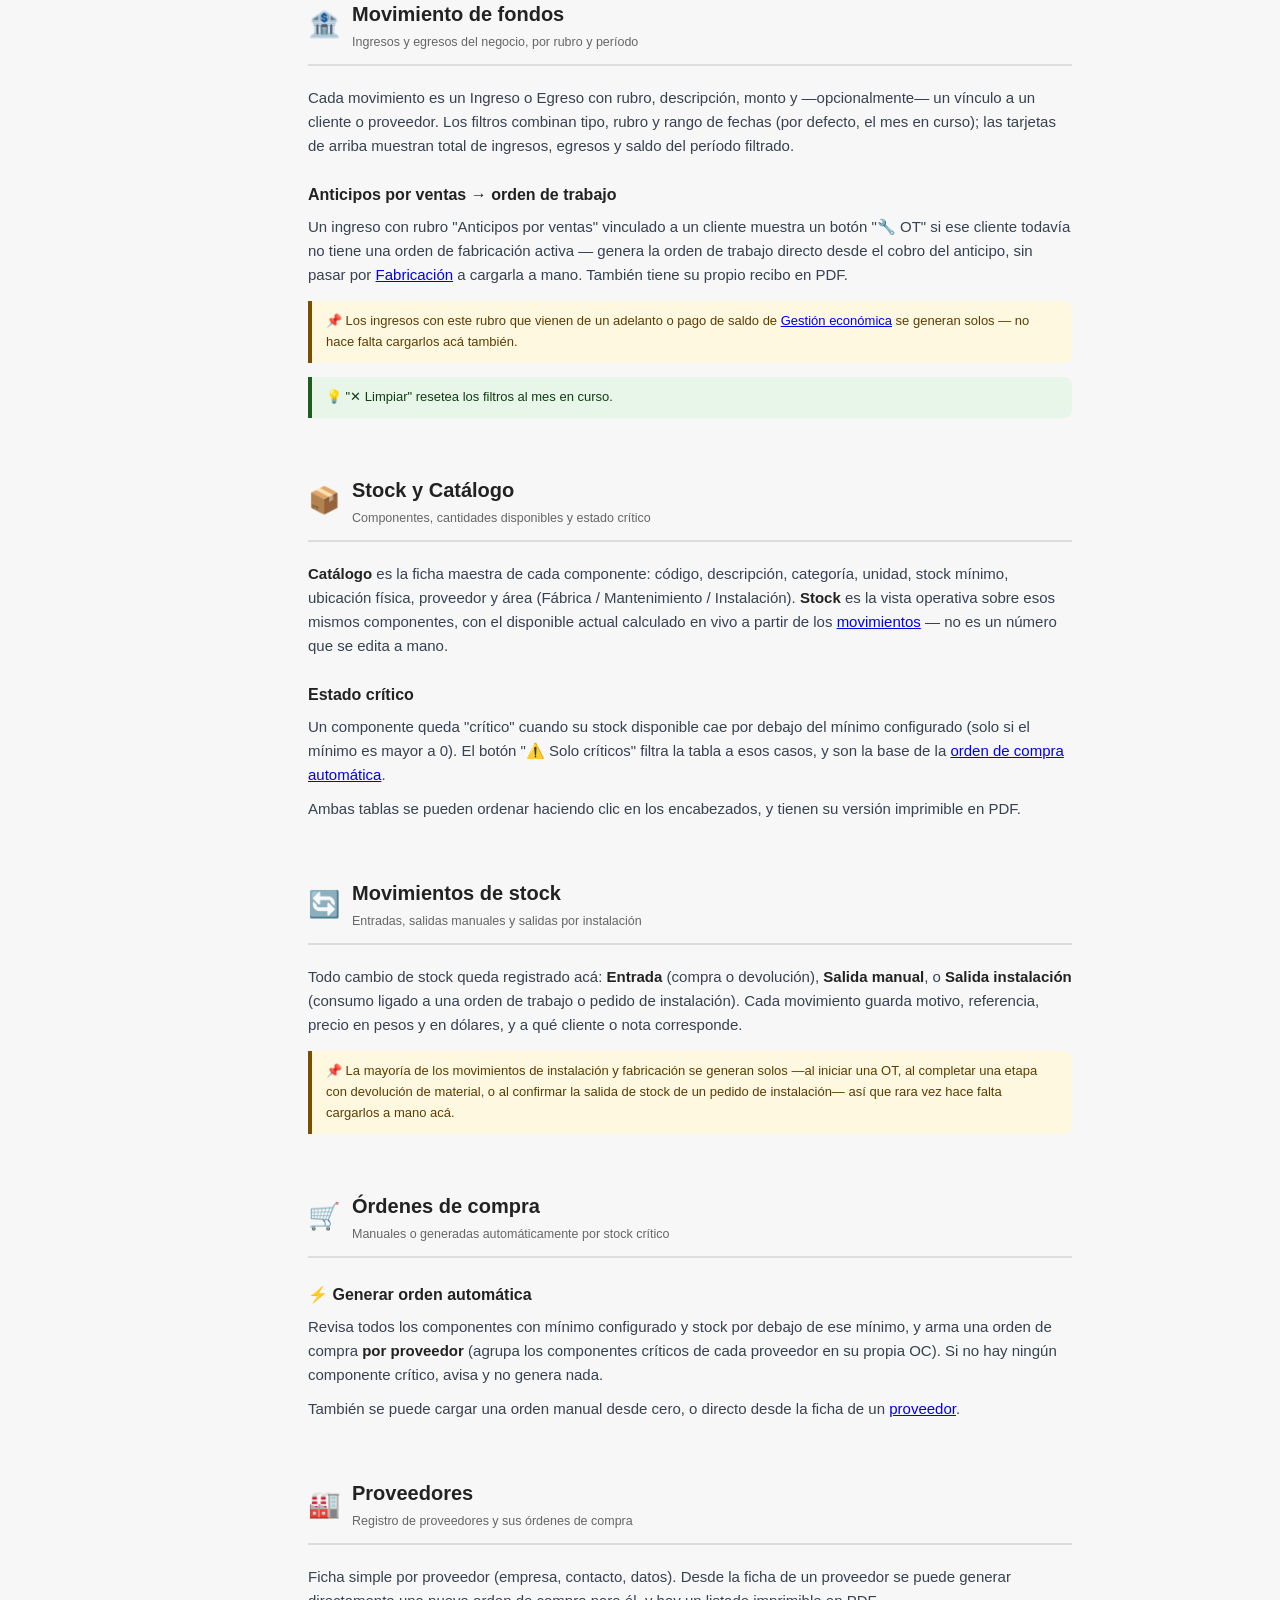
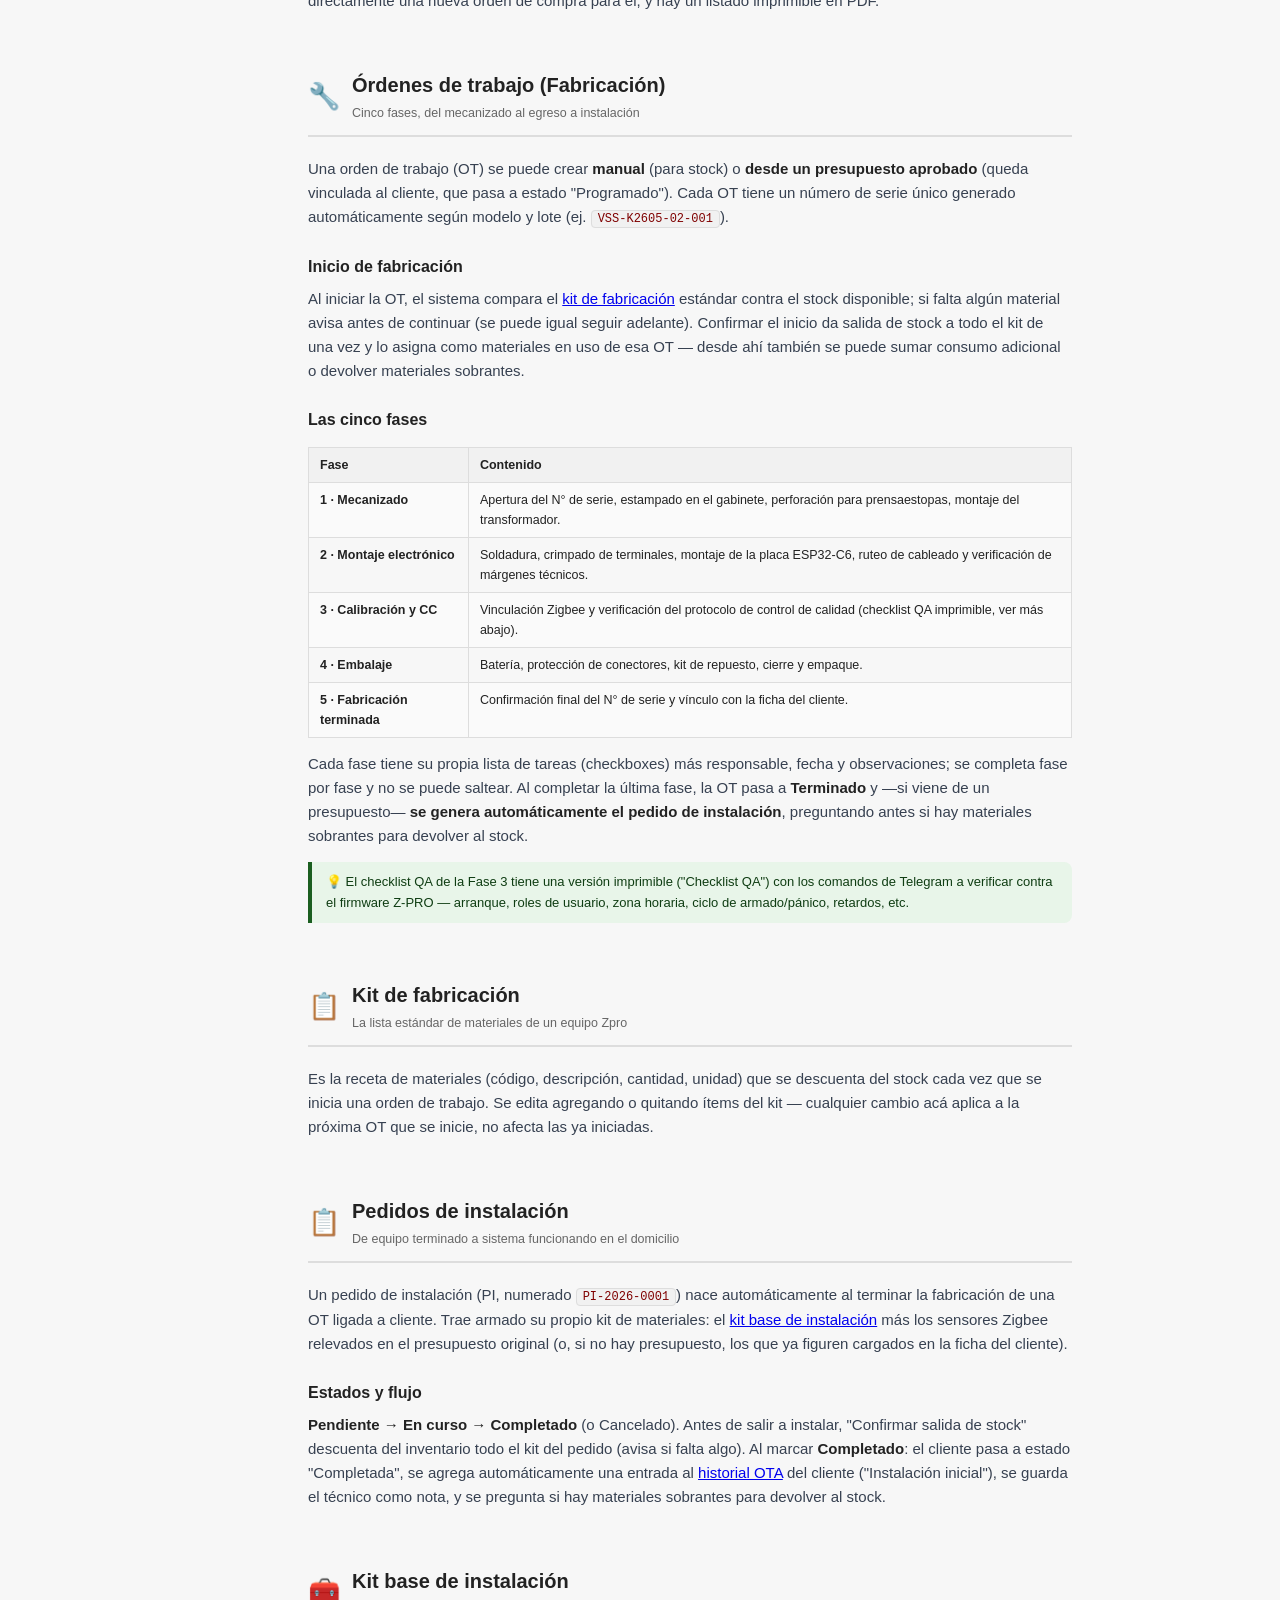
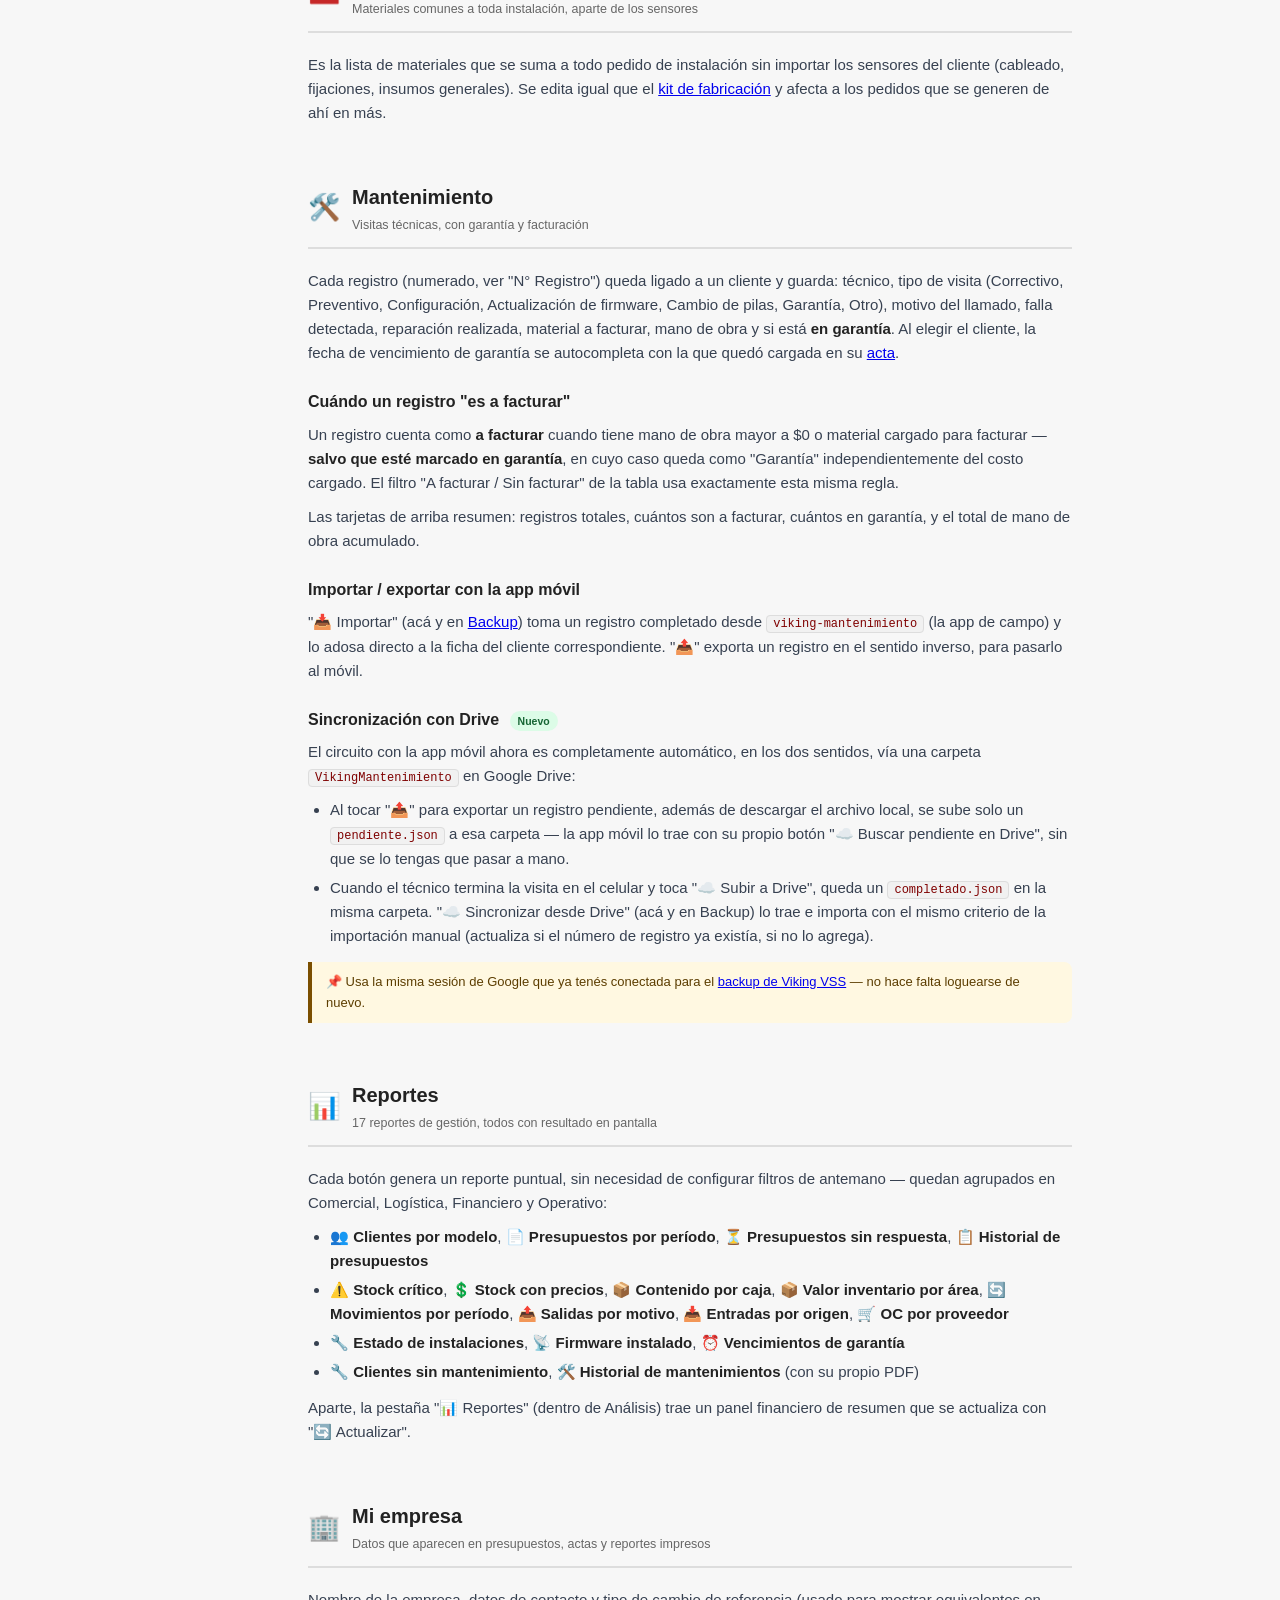
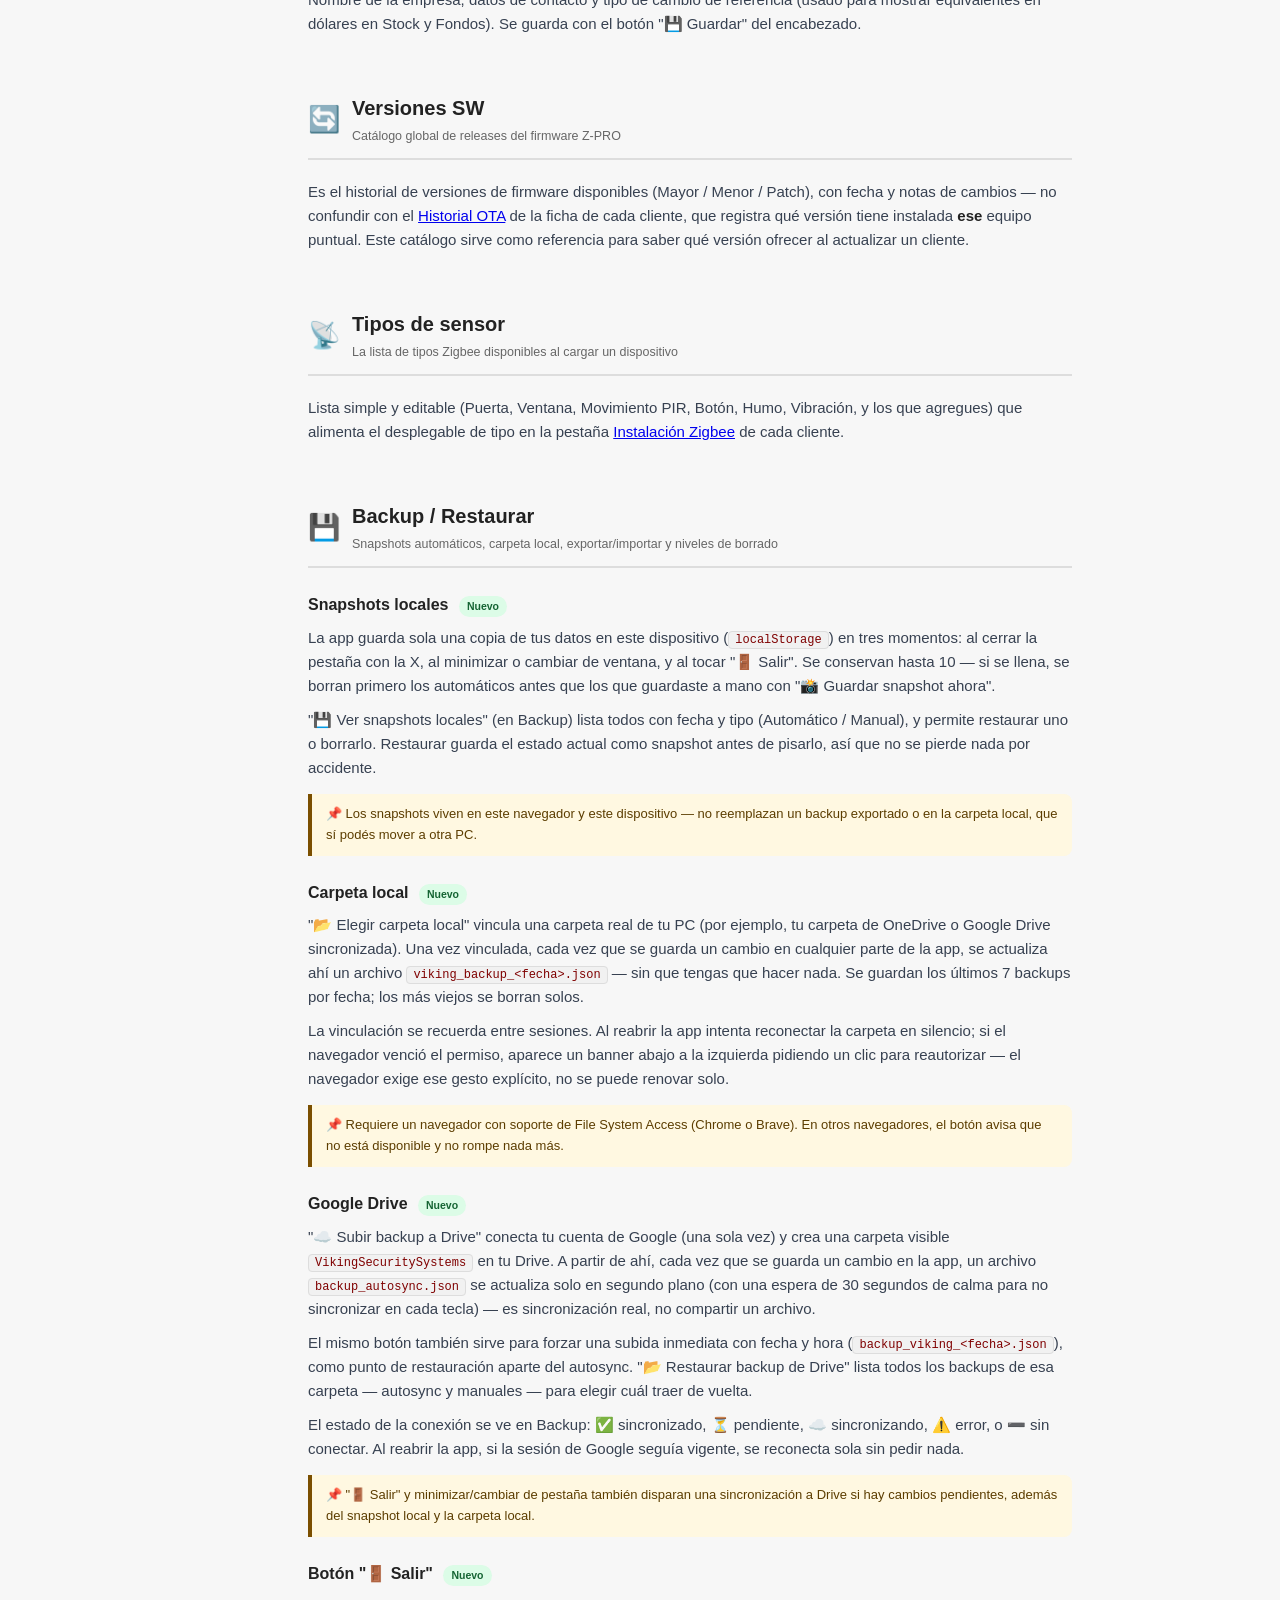
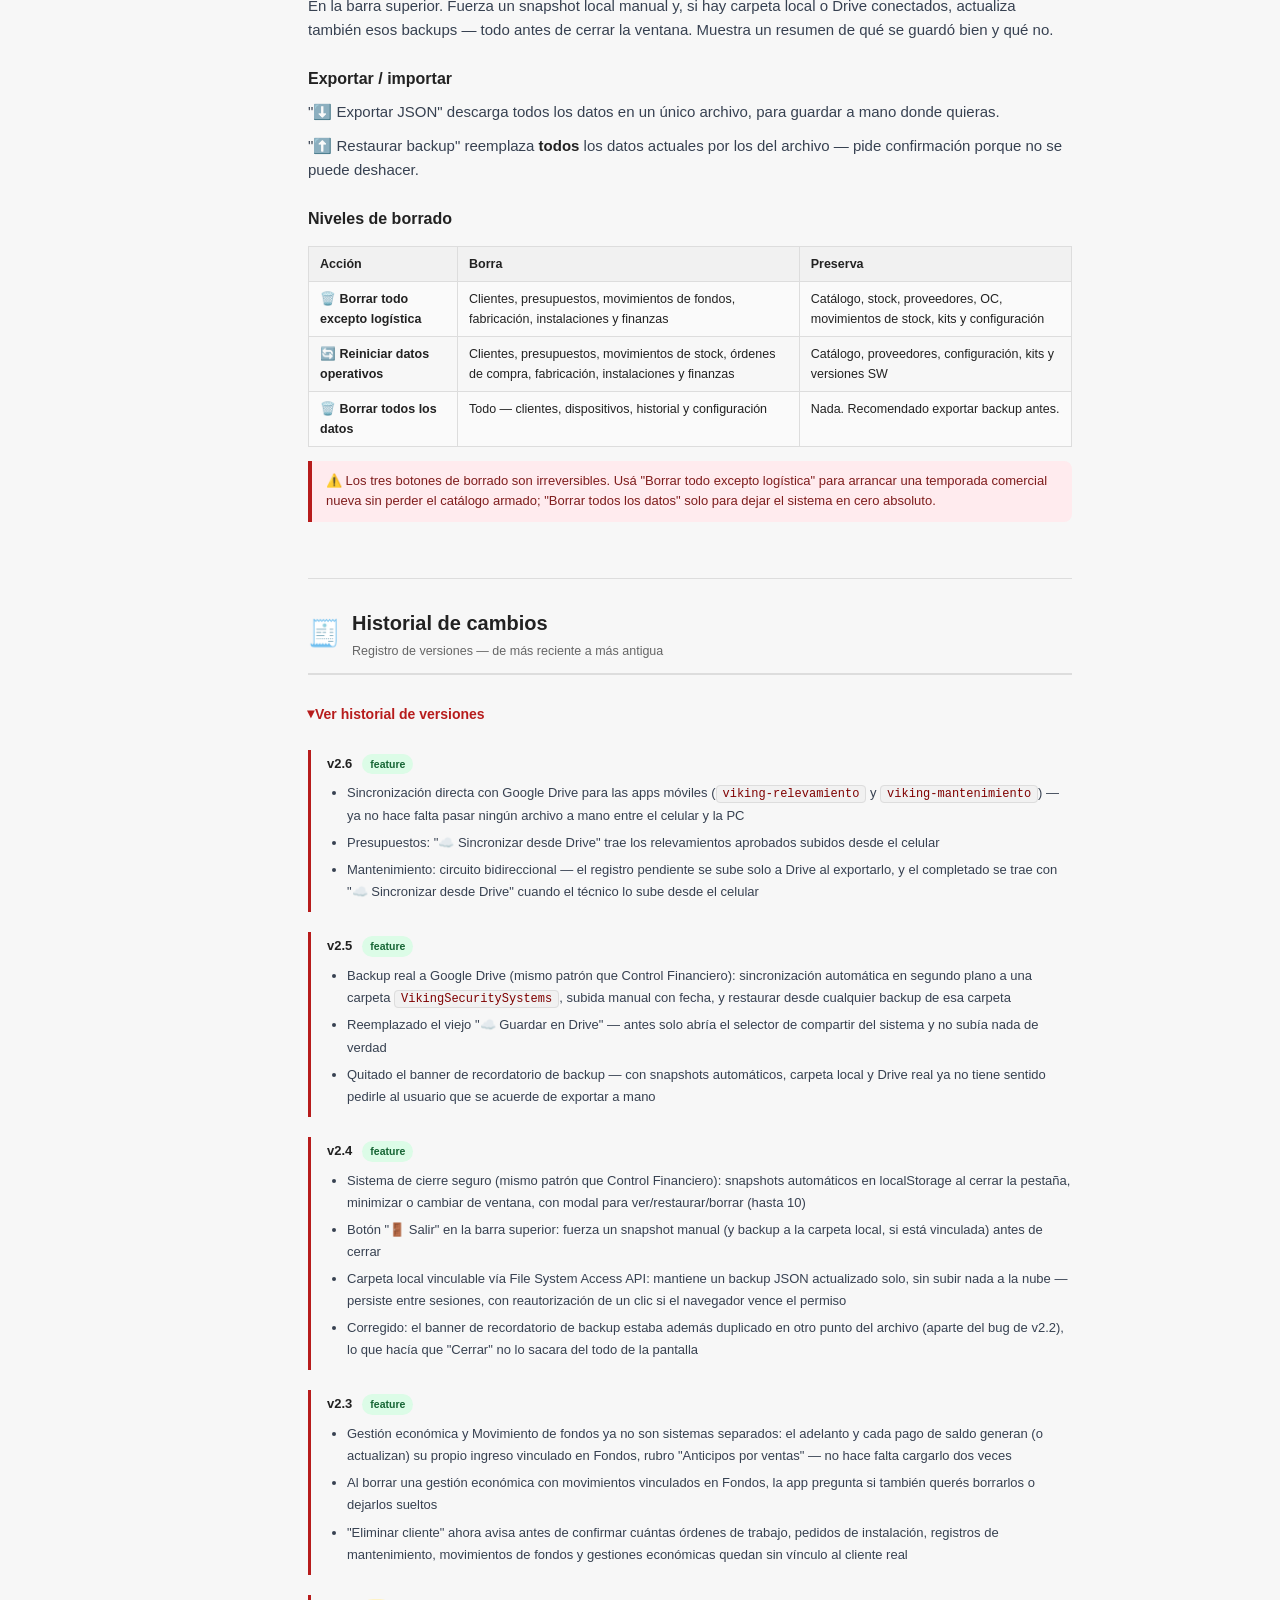
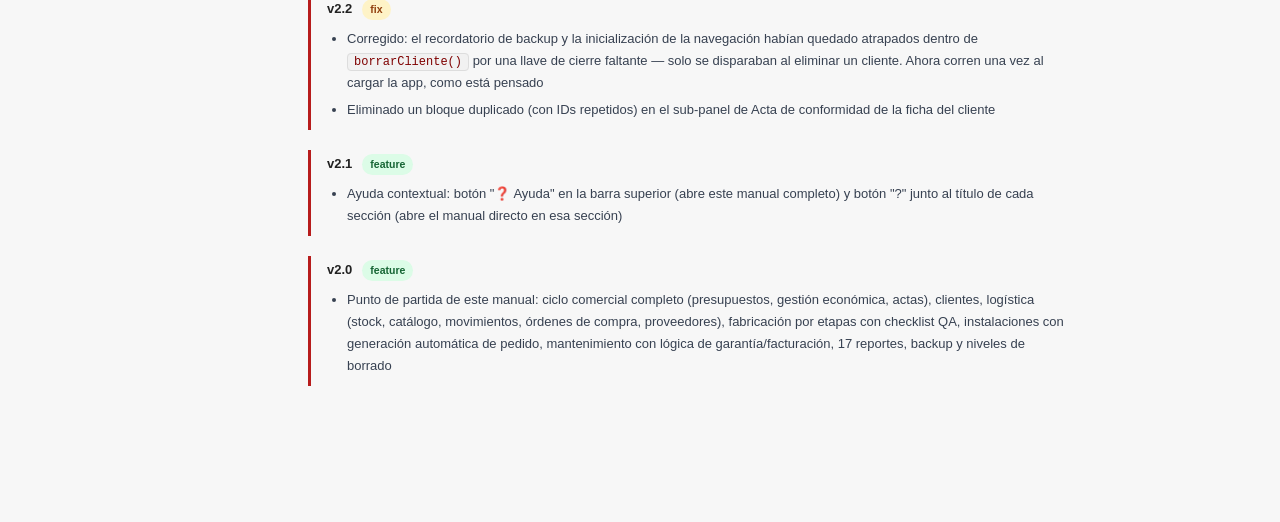
<file: instructivo.html>
<!DOCTYPE html>
<html lang="es">
<head>
<meta charset="UTF-8">
<meta name="viewport" content="width=device-width, initial-scale=1.0">
<title>Viking Security Systems · Manual de Usuario</title>
<style>
  :root {
    --brand: #B71C1C;
    --brand-dk: #7F0000;
    --brand-light: #FDECEA;
    --green: #1B5E20;
    --green-light: #E8F5E9;
    --amber: #7B4F00;
    --amber-light: #FFF8E1;
    --red: #B71C1C;
    --red-light: #FFEBEE;
    --blue: #0D47A1;
    --blue-light: #E3F2FD;
    --purple: #4A148C;
    --purple-light: #F3E5F5;
    --text: #222;
    --muted: #666;
    --border: #DDD;
    --bg: #F7F7F7;
    --card: #ffffff;
    --sidebar-w: 260px;
  }
  * { box-sizing: border-box; margin: 0; padding: 0; }
  body { font-family: 'Segoe UI', -apple-system, BlinkMacSystemFont, sans-serif; background: var(--bg); color: var(--text); font-size: 15px; line-height: 1.6; }

  /* Layout */
  .layout { display: flex; min-height: 100vh; }
  .sidebar {
    width: var(--sidebar-w);
    background: #1a1a1a;
    color: #ccc;
    position: fixed;
    top: 0; left: 0; bottom: 0;
    overflow-y: auto;
    padding: 0 0 32px 0;
    z-index: 100;
  }
  .sidebar-logo { padding: 20px 20px 16px; border-bottom: 1px solid #333; margin-bottom: 8px; display: flex; align-items: center; gap: 10px; }
  .sidebar-logo .ico { font-size: 22px; }
  .sidebar-logo h1 { font-size: 15px; font-weight: 700; color: white; }
  .sidebar-logo p { font-size: 10.5px; color: #888; margin-top: 1px; }
  .sidebar a {
    display: flex; align-items: center; gap: 8px;
    padding: 7px 20px;
    color: #aaa;
    text-decoration: none;
    font-size: 12.5px;
    border-left: 3px solid transparent;
    transition: all .15s;
  }
  .sidebar a:hover { color: white; background: #111; border-left-color: var(--brand); }
  .sidebar .section-label {
    font-size: 10px; font-weight: 700; text-transform: uppercase; letter-spacing: .8px;
    color: #555; padding: 16px 20px 4px;
  }
  .content { margin-left: var(--sidebar-w); flex: 1; max-width: 860px; padding: 40px 48px 80px; }

  .section { margin-bottom: 56px; scroll-margin-top: 24px; }
  .section-header { display: flex; align-items: center; gap: 12px; border-bottom: 2px solid var(--border); padding-bottom: 12px; margin-bottom: 20px; }
  .section-icon { font-size: 26px; }
  .section-title { font-size: 20px; font-weight: 700; color: var(--text); }
  .section-subtitle { font-size: 12.5px; color: var(--muted); margin-top: 2px; }

  h2 { font-size: 16px; font-weight: 700; margin: 24px 0 8px; color: var(--text); }
  h3 { font-size: 14px; font-weight: 600; margin: 16px 0 6px; color: var(--text); }
  p { margin-bottom: 10px; color: #374151; }
  ul, ol { padding-left: 22px; margin-bottom: 12px; }
  li { margin-bottom: 5px; color: #374151; }
  b { color: var(--text); }

  .note { background: var(--amber-light); border-left: 4px solid var(--amber); border-radius: 0 8px 8px 0; padding: 10px 14px; margin: 14px 0; font-size: 13px; color: #5c3d00; }
  .tip { background: var(--green-light); border-left: 4px solid var(--green); border-radius: 0 8px 8px 0; padding: 10px 14px; margin: 14px 0; font-size: 13px; color: #0f3d13; }
  .warning { background: var(--red-light); border-left: 4px solid var(--red); border-radius: 0 8px 8px 0; padding: 10px 14px; margin: 14px 0; font-size: 13px; color: #7f1d1d; }
  .info { background: var(--blue-light); border-left: 4px solid var(--blue); border-radius: 0 8px 8px 0; padding: 10px 14px; margin: 14px 0; font-size: 13px; color: #0c2f5e; }

  table { width: 100%; border-collapse: collapse; margin: 14px 0; font-size: 12.5px; }
  th { background: #f1f1f1; padding: 7px 11px; text-align: left; font-weight: 700; border: 1px solid var(--border); }
  td { padding: 7px 11px; border: 1px solid var(--border); vertical-align: top; }
  tr:nth-child(even) { background: #fafafa; }

  .badge { display: inline-flex; align-items: center; gap: 4px; font-size: 10.5px; font-weight: 700; padding: 2px 8px; border-radius: 20px; white-space: nowrap; margin-left: 6px; }
  .badge-green { background: #dcfce7; color: #166534; }
  .badge-blue  { background: #dbeafe; color: #1e40af; }
  .badge-amber { background: #fef3c7; color: #92400e; }
  .badge-red   { background: #fee2e2; color: #991b1b; }
  .badge-purple{ background: #f3e8ff; color: #6b21a8; }

  code { background: #f1f1f1; border: 1px solid var(--border); border-radius: 4px; padding: 1px 6px; font-family: 'Courier New', monospace; font-size: 12px; color: var(--brand-dk); }

  .card { background: var(--card); border: 1px solid var(--border); border-radius: 10px; padding: 14px 18px; margin-bottom: 14px; }
  .card-title { font-weight: 700; font-size: 13.5px; margin-bottom: 6px; }
  .card-body { font-size: 13px; color: #4b5563; }

  hr.div { border: none; border-top: 1px solid var(--border); margin: 28px 0; }

  .hero { background: linear-gradient(135deg, #1a1a1a 0%, #3a0d0d 100%); color: white; padding: 40px 48px; margin: -40px -48px 44px; }
  .hero h1 { font-size: 26px; font-weight: 800; }
  .hero p { color: #ccc; margin-top: 6px; font-size: 14.5px; }
  .hero-badges { display: flex; gap: 8px; margin-top: 16px; flex-wrap: wrap; }

  /* Changelog */
  .changelog-details { margin-top: 4px; }
  .changelog-summary { cursor: pointer; font-size: 14px; font-weight: 600; color: var(--brand); padding: 8px 0; list-style: none; user-select: none; }
  .changelog-summary::-webkit-details-marker { display: none; }
  .changelog-summary::before { content: "▸ "; display: inline-block; transition: transform .15s; }
  .changelog-details[open] .changelog-summary::before { transform: rotate(90deg); }
  .changelog-entry { border-left: 3px solid var(--brand); padding: 4px 0 4px 16px; margin: 16px 0 20px; }
  .changelog-version { display: flex; align-items: center; gap: 10px; margin-bottom: 8px; flex-wrap: wrap; }
  .v-num { font-weight: 700; font-size: 13px; color: var(--text); }
  .changelog-tag { display: inline-block; font-size: 10.5px; font-weight: 700; padding: 2px 8px; border-radius: 999px; }
  .tag-feature { background: #dcfce7; color: #166534; }
  .tag-fix { background: #fef3c7; color: #92400e; }
  .changelog-list { margin: 0; padding-left: 20px; font-size: 13px; color: #4b5563; line-height: 1.7; }

  @media (max-width: 900px) {
    .sidebar { display: none; }
    .content { margin-left: 0; padding: 24px 20px 60px; }
    .hero { margin: -24px -20px 32px; padding: 28px 20px; }
  }
</style>
</head>
<body>

<div class="layout">
<nav class="sidebar">
  <div class="sidebar-logo"><span class="ico">🛡️</span><div><h1>Viking Security</h1><p>Manual · v2.6</p></div></div>

  <div class="section-label">Introducción</div>
  <a href="#intro">🏠 ¿Qué es esta app?</a>
  <a href="#busqueda">🔍 Búsqueda global</a>

  <div class="section-label">Comercial</div>
  <a href="#presupuestos">📄 Presupuestos</a>
  <a href="#gestion">💰 Gestión económica</a>
  <a href="#actas">📋 Actas de conformidad</a>

  <div class="section-label">Clientes</div>
  <a href="#clientes">🔍 Listado y alta</a>
  <a href="#ficha">📋 Ficha del cliente</a>

  <div class="section-label">Finanzas</div>
  <a href="#fondos">🏦 Movimiento de fondos</a>

  <div class="section-label">Logística</div>
  <a href="#stock">📦 Stock y catálogo</a>
  <a href="#movimientos">🔄 Movimientos</a>
  <a href="#ordenes">🛒 Órdenes de compra</a>
  <a href="#proveedores">🏭 Proveedores</a>

  <div class="section-label">Fabricación</div>
  <a href="#fabricacion">🔧 Órdenes de trabajo</a>
  <a href="#kit">📋 Kit de fabricación</a>

  <div class="section-label">Instalaciones</div>
  <a href="#instalaciones">📋 Pedidos de instalación</a>
  <a href="#kitinst">🧰 Kit base de instalación</a>

  <div class="section-label">Mantenimiento</div>
  <a href="#mantenimientos">🛠️ Registros</a>

  <div class="section-label">Análisis</div>
  <a href="#reportes">📊 Reportes</a>

  <div class="section-label">Configuración y datos</div>
  <a href="#config">🏢 Mi empresa</a>
  <a href="#versiones">🔄 Versiones SW</a>
  <a href="#tipos">📡 Tipos de sensor</a>
  <a href="#backup">💾 Backup / Restaurar</a>
  <a href="#changelog">🧾 Historial de cambios</a>
</nav>

<main class="content">

  <div class="hero">
    <h1>🛡️ Viking Security Systems</h1>
    <p>Manual del sistema administrativo — ciclo completo del negocio, de presupuesto a mantenimiento</p>
    <div class="hero-badges">
      <span class="badge badge-red">✓ v2.6</span>
      <span class="badge badge-blue">✓ Sin servidor</span>
      <span class="badge badge-amber">✓ Datos locales</span>
    </div>
  </div>

  <!-- INTRO -->
  <section class="section" id="intro">
    <div class="section-header">
      <span class="section-icon">🏠</span>
      <div><div class="section-title">¿Qué es esta app?</div><div class="section-subtitle">Descripción general</div></div>
    </div>
    <p>Es el sistema administrativo de Viking Security Systems: cubre todo el ciclo del negocio, desde el relevamiento y presupuesto de un cliente nuevo hasta la fabricación del equipo, su instalación y el mantenimiento posterior. Es una PWA vanilla JS sin servidor — todo vive en el navegador (<code>localStorage</code>) y se respalda manualmente en JSON.</p>
    <p>El menú lateral agrupa los módulos por área: <b>Comercial</b> (presupuestos, gestión económica, actas), <b>Clientes</b>, <b>Finanzas</b>, <b>Logística</b> (stock y compras), <b>Fabricación</b>, <b>Instalaciones</b>, <b>Mantenimiento</b>, <b>Análisis</b> (reportes) y <b>Configuración/Datos</b>.</p>
    <div class="tip">💡 El buscador global de la barra superior ("🔍 Buscar clientes, presupuestos, componentes...") busca en simultáneo por todos esos módulos — es el atajo más rápido para llegar a una ficha puntual sin navegar por el menú.</div>
  </section>

  <!-- BUSQUEDA -->
  <section class="section" id="busqueda">
    <div class="section-header">
      <span class="section-icon">🔍</span>
      <div><div class="section-title">Búsqueda global</div><div class="section-subtitle">Un solo cuadro para todo el sistema</div></div>
    </div>
    <p>Escribí en la barra superior y aparece un desplegable con coincidencias de clientes, presupuestos y componentes del catálogo, cada uno con acceso directo a su ficha.</p>
  </section>

  <!-- PRESUPUESTOS -->
  <section class="section" id="presupuestos">
    <div class="section-header">
      <span class="section-icon">📄</span>
      <div><div class="section-title">Presupuestos</div><div class="section-subtitle">Relevamientos y cotizaciones, de borrador a cliente</div></div>
    </div>
    <p>Cada fila es una cotización con nombre, dirección, modelo Zpro, técnico y estado (<b>Borrador → Enviado → Aprobado / Rechazado</b>). Se puede cargar a mano ("➕ Nuevo manual") o importar desde la app móvil de relevamiento en campo.</p>

    <h2>Importar relevamiento</h2>
    <p>"📥 Importar relevamiento" lee el archivo JSON que exporta la app móvil (<code>viking-relevamiento</code>). Cada relevamiento entra como presupuesto en estado Borrador; si el mismo relevamiento ya se había importado antes, no se duplica.</p>
    <p>"☁️ Sincronizar desde Drive" <span class="badge badge-green">Nuevo</span> hace lo mismo sin ningún archivo de por medio: la app móvil sube directo a Google Drive los relevamientos que marcás como Aprobados ahí, y este botón los trae — mismo criterio de duplicados que la importación manual.</p>

    <h2>Convertir a cliente</h2>
    <p>Un presupuesto <b>Aprobado</b> se puede convertir en cliente con un clic: pasa a la pantalla de Alta con nombre, teléfono, dirección, email, ambientes y modelo ya cargados, y los sensores relevados quedan listos para importarse — solo falta completar lote, MAC, PIN OTA y versión instalada.</p>
    <div class="note">📌 Un presupuesto aprobado es también el punto de entrada de <a href="#gestion">Gestión económica</a> y de una <a href="#fabricacion">orden de trabajo "desde presupuesto"</a> — todo el circuito comercial cuelga de ese estado.</div>
  </section>

  <!-- GESTION ECONOMICA -->
  <section class="section" id="gestion">
    <div class="section-header">
      <span class="section-icon">💰</span>
      <div><div class="section-title">Gestión económica</div><div class="section-subtitle">Seguimiento de cobro por venta, ligado a un presupuesto aprobado</div></div>
    </div>
    <p>Una gestión se crea eligiendo un presupuesto aprobado (trae el monto total calculado y la forma de pago ya cargados) y registra: monto del sistema, adelanto, fecha de entrega prometida vs. real, y una lista de pagos de saldo. El saldo pendiente se recalcula solo: <code>monto total − adelanto − suma de pagos registrados</code>.</p>
    <p>Cada gestión tiene su propio PDF de resumen ("📄 PDF").</p>
    <h2>Sincronización automática con Fondos <span class="badge badge-green">Nuevo</span></h2>
    <p>El adelanto y cada pago de saldo generan (o actualizan) su propio ingreso en <a href="#fondos">Movimiento de fondos</a> — rubro "Anticipos por ventas" — sin necesidad de cargarlo dos veces. Si cambiás el monto del adelanto en una gestión ya existente, el ingreso vinculado en Fondos se actualiza solo; cada pago de saldo nuevo genera un ingreso propio. Al eliminar una gestión, se pregunta si también querés borrar esos movimientos vinculados en Fondos o dejarlos sueltos.</p>
  </section>

  <!-- ACTAS -->
  <section class="section" id="actas">
    <div class="section-header">
      <span class="section-icon">📋</span>
      <div><div class="section-title">Actas de conformidad</div><div class="section-subtitle">Certifican la entrega y arrancan la garantía</div></div>
    </div>
    <p>El acta certifica que el cliente recibió el sistema instalado y funcionando; su firma da inicio al período de garantía. Se gestiona desde la <a href="#ficha">ficha del cliente</a> (pestaña 📄 Acta) y también aparece listada en este módulo para verla de conjunto.</p>
    <p>Campos: duración y alcance de la garantía (por defecto "12 meses" / "Materiales y mano de obra"), más los datos del archivo físico o digital firmado — número, fecha de firma, link a Drive/OneDrive y observaciones. Desde ahí mismo se genera el PDF del acta.</p>
    <div class="tip">💡 La fecha de vencimiento de garantía cargada acá es la que <a href="#mantenimientos">Mantenimiento</a> propone automáticamente al abrir un registro para ese cliente.</div>
  </section>

  <!-- CLIENTES -->
  <section class="section" id="clientes">
    <div class="section-header">
      <span class="section-icon">🔍</span>
      <div><div class="section-title">Listado y alta de clientes</div><div class="section-subtitle">El registro central de instalaciones Zpro</div></div>
    </div>
    <p>El listado se filtra por texto (nombre, lote o barrio), modelo Zpro (Base / Energy / Comfort / Black) y estado (Activo / Baja). Un cliente dado de baja no se borra — queda marcado y se puede reactivar en cualquier momento.</p>
    <h2>Alta manual</h2>
    <p>Datos obligatorios: nombre, lote, teléfono. El resto (barrio, modelo, versión instalada, fecha de instalación, MAC del ESP32, PIN OTA, Chat ID de Telegram, email, cantidad de ambientes) se puede completar después desde la ficha. Un alta manual es independiente del circuito de presupuesto → conversión — sirve para cargar clientes ya instalados o históricos.</p>
    <h2>Dar de baja vs. Eliminar</h2>
    <p>"🚫 Baja" es reversible y no rompe nada — el cliente queda marcado como inactivo y se puede reactivar cuando quieras. "🗑️ Eliminar cliente" es permanente y, antes de confirmar, la app te avisa cuántas órdenes de trabajo, pedidos de instalación, registros de mantenimiento, movimientos de fondos y gestiones económicas quedan sin vínculo al cliente real (no se borran ni se actualizan, solo pierden la referencia). Si necesitás conservar ese historial, usá "Dar de baja" en lugar de eliminar.</p>
  </section>

  <!-- FICHA CLIENTE -->
  <section class="section" id="ficha">
    <div class="section-header">
      <span class="section-icon">📋</span>
      <div><div class="section-title">Ficha del cliente</div><div class="section-subtitle">Seis pestañas con todo el historial de la instalación</div></div>
    </div>
    <p>Al abrir un cliente del listado, la ficha se organiza en pestañas:</p>
    <ul>
      <li><b>📋 Datos Zpro</b> — datos del cliente y del equipo instalado (modelo, versión, MAC, PIN OTA, Chat ID).</li>
      <li><b>🔧 Equipamiento</b> — el equipamiento provisto en la instalación.</li>
      <li><b>📡 Instalación Zigbee</b> — cada sensor Zigbee instalado, con su tipo (los tipos salen de <a href="#tipos">Tipos de sensor</a>).</li>
      <li><b>🔄 Historial OTA</b> — cada actualización de firmware aplicada a ese equipo puntual, con resultado (Exitoso / Fallido / Parcial) y método (OTA / Serial / Manual). No confundir con <a href="#versiones">Versiones SW</a>, que es el catálogo global de releases disponibles.</li>
      <li><b>🛠️ Mantenimiento</b> — accesos directos para registrar o ver visitas de este cliente (el detalle completo vive en el módulo <a href="#mantenimientos">Mantenimiento</a>).</li>
      <li><b>📄 Acta</b> — la <a href="#actas">acta de conformidad</a> de este cliente.</li>
    </ul>
  </section>

  <!-- FONDOS -->
  <section class="section" id="fondos">
    <div class="section-header">
      <span class="section-icon">🏦</span>
      <div><div class="section-title">Movimiento de fondos</div><div class="section-subtitle">Ingresos y egresos del negocio, por rubro y período</div></div>
    </div>
    <p>Cada movimiento es un Ingreso o Egreso con rubro, descripción, monto y —opcionalmente— un vínculo a un cliente o proveedor. Los filtros combinan tipo, rubro y rango de fechas (por defecto, el mes en curso); las tarjetas de arriba muestran total de ingresos, egresos y saldo del período filtrado.</p>
    <h2>Anticipos por ventas → orden de trabajo</h2>
    <p>Un ingreso con rubro "Anticipos por ventas" vinculado a un cliente muestra un botón "🔧 OT" si ese cliente todavía no tiene una orden de fabricación activa — genera la orden de trabajo directo desde el cobro del anticipo, sin pasar por <a href="#fabricacion">Fabricación</a> a cargarla a mano. También tiene su propio recibo en PDF.</p>
    <div class="note">📌 Los ingresos con este rubro que vienen de un adelanto o pago de saldo de <a href="#gestion">Gestión económica</a> se generan solos — no hace falta cargarlos acá también.</div>
    <div class="tip">💡 "✕ Limpiar" resetea los filtros al mes en curso.</div>
  </section>

  <!-- STOCK Y CATALOGO -->
  <section class="section" id="stock">
    <div class="section-header">
      <span class="section-icon">📦</span>
      <div><div class="section-title">Stock y Catálogo</div><div class="section-subtitle">Componentes, cantidades disponibles y estado crítico</div></div>
    </div>
    <p><b>Catálogo</b> es la ficha maestra de cada componente: código, descripción, categoría, unidad, stock mínimo, ubicación física, proveedor y área (Fábrica / Mantenimiento / Instalación). <b>Stock</b> es la vista operativa sobre esos mismos componentes, con el disponible actual calculado en vivo a partir de los <a href="#movimientos">movimientos</a> — no es un número que se edita a mano.</p>
    <h2>Estado crítico</h2>
    <p>Un componente queda "crítico" cuando su stock disponible cae por debajo del mínimo configurado (solo si el mínimo es mayor a 0). El botón "⚠️ Solo críticos" filtra la tabla a esos casos, y son la base de la <a href="#ordenes">orden de compra automática</a>.</p>
    <p>Ambas tablas se pueden ordenar haciendo clic en los encabezados, y tienen su versión imprimible en PDF.</p>
  </section>

  <!-- MOVIMIENTOS -->
  <section class="section" id="movimientos">
    <div class="section-header">
      <span class="section-icon">🔄</span>
      <div><div class="section-title">Movimientos de stock</div><div class="section-subtitle">Entradas, salidas manuales y salidas por instalación</div></div>
    </div>
    <p>Todo cambio de stock queda registrado acá: <b>Entrada</b> (compra o devolución), <b>Salida manual</b>, o <b>Salida instalación</b> (consumo ligado a una orden de trabajo o pedido de instalación). Cada movimiento guarda motivo, referencia, precio en pesos y en dólares, y a qué cliente o nota corresponde.</p>
    <div class="note">📌 La mayoría de los movimientos de instalación y fabricación se generan solos —al iniciar una OT, al completar una etapa con devolución de material, o al confirmar la salida de stock de un pedido de instalación— así que rara vez hace falta cargarlos a mano acá.</div>
  </section>

  <!-- ORDENES -->
  <section class="section" id="ordenes">
    <div class="section-header">
      <span class="section-icon">🛒</span>
      <div><div class="section-title">Órdenes de compra</div><div class="section-subtitle">Manuales o generadas automáticamente por stock crítico</div></div>
    </div>
    <h2>⚡ Generar orden automática</h2>
    <p>Revisa todos los componentes con mínimo configurado y stock por debajo de ese mínimo, y arma una orden de compra <b>por proveedor</b> (agrupa los componentes críticos de cada proveedor en su propia OC). Si no hay ningún componente crítico, avisa y no genera nada.</p>
    <p>También se puede cargar una orden manual desde cero, o directo desde la ficha de un <a href="#proveedores">proveedor</a>.</p>
  </section>

  <!-- PROVEEDORES -->
  <section class="section" id="proveedores">
    <div class="section-header">
      <span class="section-icon">🏭</span>
      <div><div class="section-title">Proveedores</div><div class="section-subtitle">Registro de proveedores y sus órdenes de compra</div></div>
    </div>
    <p>Ficha simple por proveedor (empresa, contacto, datos). Desde la ficha de un proveedor se puede generar directamente una nueva orden de compra para él, y hay un listado imprimible en PDF.</p>
  </section>

  <!-- FABRICACION -->
  <section class="section" id="fabricacion">
    <div class="section-header">
      <span class="section-icon">🔧</span>
      <div><div class="section-title">Órdenes de trabajo (Fabricación)</div><div class="section-subtitle">Cinco fases, del mecanizado al egreso a instalación</div></div>
    </div>
    <p>Una orden de trabajo (OT) se puede crear <b>manual</b> (para stock) o <b>desde un presupuesto aprobado</b> (queda vinculada al cliente, que pasa a estado "Programado"). Cada OT tiene un número de serie único generado automáticamente según modelo y lote (ej. <code>VSS-K2605-02-001</code>).</p>

    <h2>Inicio de fabricación</h2>
    <p>Al iniciar la OT, el sistema compara el <a href="#kit">kit de fabricación</a> estándar contra el stock disponible; si falta algún material avisa antes de continuar (se puede igual seguir adelante). Confirmar el inicio da salida de stock a todo el kit de una vez y lo asigna como materiales en uso de esa OT — desde ahí también se puede sumar consumo adicional o devolver materiales sobrantes.</p>

    <h2>Las cinco fases</h2>
    <table>
      <tr><th>Fase</th><th>Contenido</th></tr>
      <tr><td><b>1 · Mecanizado</b></td><td>Apertura del N° de serie, estampado en el gabinete, perforación para prensaestopas, montaje del transformador.</td></tr>
      <tr><td><b>2 · Montaje electrónico</b></td><td>Soldadura, crimpado de terminales, montaje de la placa ESP32-C6, ruteo de cableado y verificación de márgenes técnicos.</td></tr>
      <tr><td><b>3 · Calibración y CC</b></td><td>Vinculación Zigbee y verificación del protocolo de control de calidad (checklist QA imprimible, ver más abajo).</td></tr>
      <tr><td><b>4 · Embalaje</b></td><td>Batería, protección de conectores, kit de repuesto, cierre y empaque.</td></tr>
      <tr><td><b>5 · Fabricación terminada</b></td><td>Confirmación final del N° de serie y vínculo con la ficha del cliente.</td></tr>
    </table>
    <p>Cada fase tiene su propia lista de tareas (checkboxes) más responsable, fecha y observaciones; se completa fase por fase y no se puede saltear. Al completar la última fase, la OT pasa a <b>Terminado</b> y —si viene de un presupuesto— <b>se genera automáticamente el pedido de instalación</b>, preguntando antes si hay materiales sobrantes para devolver al stock.</p>

    <div class="tip">💡 El checklist QA de la Fase 3 tiene una versión imprimible ("Checklist QA") con los comandos de Telegram a verificar contra el firmware Z-PRO — arranque, roles de usuario, zona horaria, ciclo de armado/pánico, retardos, etc.</div>
  </section>

  <!-- KIT FABRICACION -->
  <section class="section" id="kit">
    <div class="section-header">
      <span class="section-icon">📋</span>
      <div><div class="section-title">Kit de fabricación</div><div class="section-subtitle">La lista estándar de materiales de un equipo Zpro</div></div>
    </div>
    <p>Es la receta de materiales (código, descripción, cantidad, unidad) que se descuenta del stock cada vez que se inicia una orden de trabajo. Se edita agregando o quitando ítems del kit — cualquier cambio acá aplica a la próxima OT que se inicie, no afecta las ya iniciadas.</p>
  </section>

  <!-- INSTALACIONES -->
  <section class="section" id="instalaciones">
    <div class="section-header">
      <span class="section-icon">📋</span>
      <div><div class="section-title">Pedidos de instalación</div><div class="section-subtitle">De equipo terminado a sistema funcionando en el domicilio</div></div>
    </div>
    <p>Un pedido de instalación (PI, numerado <code>PI-2026-0001</code>) nace automáticamente al terminar la fabricación de una OT ligada a cliente. Trae armado su propio kit de materiales: el <a href="#kitinst">kit base de instalación</a> más los sensores Zigbee relevados en el presupuesto original (o, si no hay presupuesto, los que ya figuren cargados en la ficha del cliente).</p>
    <h2>Estados y flujo</h2>
    <p><b>Pendiente → En curso → Completado</b> (o Cancelado). Antes de salir a instalar, "Confirmar salida de stock" descuenta del inventario todo el kit del pedido (avisa si falta algo). Al marcar <b>Completado</b>: el cliente pasa a estado "Completada", se agrega automáticamente una entrada al <a href="#ficha">historial OTA</a> del cliente ("Instalación inicial"), se guarda el técnico como nota, y se pregunta si hay materiales sobrantes para devolver al stock.</p>
  </section>

  <!-- KIT BASE INSTALACION -->
  <section class="section" id="kitinst">
    <div class="section-header">
      <span class="section-icon">🧰</span>
      <div><div class="section-title">Kit base de instalación</div><div class="section-subtitle">Materiales comunes a toda instalación, aparte de los sensores</div></div>
    </div>
    <p>Es la lista de materiales que se suma a todo pedido de instalación sin importar los sensores del cliente (cableado, fijaciones, insumos generales). Se edita igual que el <a href="#kit">kit de fabricación</a> y afecta a los pedidos que se generen de ahí en más.</p>
  </section>

  <!-- MANTENIMIENTO -->
  <section class="section" id="mantenimientos">
    <div class="section-header">
      <span class="section-icon">🛠️</span>
      <div><div class="section-title">Mantenimiento</div><div class="section-subtitle">Visitas técnicas, con garantía y facturación</div></div>
    </div>
    <p>Cada registro (numerado, ver "N° Registro") queda ligado a un cliente y guarda: técnico, tipo de visita (Correctivo, Preventivo, Configuración, Actualización de firmware, Cambio de pilas, Garantía, Otro), motivo del llamado, falla detectada, reparación realizada, material a facturar, mano de obra y si está <b>en garantía</b>. Al elegir el cliente, la fecha de vencimiento de garantía se autocompleta con la que quedó cargada en su <a href="#actas">acta</a>.</p>

    <h2>Cuándo un registro "es a facturar"</h2>
    <p>Un registro cuenta como <b>a facturar</b> cuando tiene mano de obra mayor a $0 o material cargado para facturar — <b>salvo que esté marcado en garantía</b>, en cuyo caso queda como "Garantía" independientemente del costo cargado. El filtro "A facturar / Sin facturar" de la tabla usa exactamente esta misma regla.</p>
    <p>Las tarjetas de arriba resumen: registros totales, cuántos son a facturar, cuántos en garantía, y el total de mano de obra acumulado.</p>

    <h2>Importar / exportar con la app móvil</h2>
    <p>"📥 Importar" (acá y en <a href="#backup">Backup</a>) toma un registro completado desde <code>viking-mantenimiento</code> (la app de campo) y lo adosa directo a la ficha del cliente correspondiente. "📤" exporta un registro en el sentido inverso, para pasarlo al móvil.</p>
    <h2>Sincronización con Drive <span class="badge badge-green">Nuevo</span></h2>
    <p>El circuito con la app móvil ahora es completamente automático, en los dos sentidos, vía una carpeta <code>VikingMantenimiento</code> en Google Drive:</p>
    <ul>
      <li>Al tocar "📤" para exportar un registro pendiente, además de descargar el archivo local, se sube solo un <code>pendiente.json</code> a esa carpeta — la app móvil lo trae con su propio botón "☁️ Buscar pendiente en Drive", sin que se lo tengas que pasar a mano.</li>
      <li>Cuando el técnico termina la visita en el celular y toca "☁️ Subir a Drive", queda un <code>completado.json</code> en la misma carpeta. "☁️ Sincronizar desde Drive" (acá y en Backup) lo trae e importa con el mismo criterio de la importación manual (actualiza si el número de registro ya existía, si no lo agrega).</li>
    </ul>
    <div class="note">📌 Usa la misma sesión de Google que ya tenés conectada para el <a href="#backup">backup de Viking VSS</a> — no hace falta loguearse de nuevo.</div>
  </section>

  <!-- REPORTES -->
  <section class="section" id="reportes">
    <div class="section-header">
      <span class="section-icon">📊</span>
      <div><div class="section-title">Reportes</div><div class="section-subtitle">17 reportes de gestión, todos con resultado en pantalla</div></div>
    </div>
    <p>Cada botón genera un reporte puntual, sin necesidad de configurar filtros de antemano — quedan agrupados en Comercial, Logística, Financiero y Operativo:</p>
    <ul>
      <li><b>👥 Clientes por modelo</b>, <b>📄 Presupuestos por período</b>, <b>⏳ Presupuestos sin respuesta</b>, <b>📋 Historial de presupuestos</b></li>
      <li><b>⚠️ Stock crítico</b>, <b>💲 Stock con precios</b>, <b>📦 Contenido por caja</b>, <b>📦 Valor inventario por área</b>, <b>🔄 Movimientos por período</b>, <b>📤 Salidas por motivo</b>, <b>📥 Entradas por origen</b>, <b>🛒 OC por proveedor</b></li>
      <li><b>🔧 Estado de instalaciones</b>, <b>📡 Firmware instalado</b>, <b>⏰ Vencimientos de garantía</b></li>
      <li><b>🔧 Clientes sin mantenimiento</b>, <b>🛠️ Historial de mantenimientos</b> (con su propio PDF)</li>
    </ul>
    <p>Aparte, la pestaña "📊 Reportes" (dentro de Análisis) trae un panel financiero de resumen que se actualiza con "🔄 Actualizar".</p>
  </section>

  <!-- CONFIG -->
  <section class="section" id="config">
    <div class="section-header">
      <span class="section-icon">🏢</span>
      <div><div class="section-title">Mi empresa</div><div class="section-subtitle">Datos que aparecen en presupuestos, actas y reportes impresos</div></div>
    </div>
    <p>Nombre de la empresa, datos de contacto y tipo de cambio de referencia (usado para mostrar equivalentes en dólares en Stock y Fondos). Se guarda con el botón "💾 Guardar" del encabezado.</p>
  </section>

  <!-- VERSIONES SW -->
  <section class="section" id="versiones">
    <div class="section-header">
      <span class="section-icon">🔄</span>
      <div><div class="section-title">Versiones SW</div><div class="section-subtitle">Catálogo global de releases del firmware Z-PRO</div></div>
    </div>
    <p>Es el historial de versiones de firmware disponibles (Mayor / Menor / Patch), con fecha y notas de cambios — no confundir con el <a href="#ficha">Historial OTA</a> de la ficha de cada cliente, que registra qué versión tiene instalada <b>ese</b> equipo puntual. Este catálogo sirve como referencia para saber qué versión ofrecer al actualizar un cliente.</p>
  </section>

  <!-- TIPOS SENSOR -->
  <section class="section" id="tipos">
    <div class="section-header">
      <span class="section-icon">📡</span>
      <div><div class="section-title">Tipos de sensor</div><div class="section-subtitle">La lista de tipos Zigbee disponibles al cargar un dispositivo</div></div>
    </div>
    <p>Lista simple y editable (Puerta, Ventana, Movimiento PIR, Botón, Humo, Vibración, y los que agregues) que alimenta el desplegable de tipo en la pestaña <a href="#ficha">Instalación Zigbee</a> de cada cliente.</p>
  </section>

  <!-- BACKUP -->
  <section class="section" id="backup">
    <div class="section-header">
      <span class="section-icon">💾</span>
      <div><div class="section-title">Backup / Restaurar</div><div class="section-subtitle">Snapshots automáticos, carpeta local, exportar/importar y niveles de borrado</div></div>
    </div>

    <h2>Snapshots locales <span class="badge badge-green">Nuevo</span></h2>
    <p>La app guarda sola una copia de tus datos en este dispositivo (<code>localStorage</code>) en tres momentos: al cerrar la pestaña con la X, al minimizar o cambiar de ventana, y al tocar "🚪 Salir". Se conservan hasta 10 — si se llena, se borran primero los automáticos antes que los que guardaste a mano con "📸 Guardar snapshot ahora".</p>
    <p>"💾 Ver snapshots locales" (en Backup) lista todos con fecha y tipo (Automático / Manual), y permite restaurar uno o borrarlo. Restaurar guarda el estado actual como snapshot antes de pisarlo, así que no se pierde nada por accidente.</p>
    <div class="note">📌 Los snapshots viven en este navegador y este dispositivo — no reemplazan un backup exportado o en la carpeta local, que sí podés mover a otra PC.</div>

    <h2>Carpeta local <span class="badge badge-green">Nuevo</span></h2>
    <p>"📂 Elegir carpeta local" vincula una carpeta real de tu PC (por ejemplo, tu carpeta de OneDrive o Google Drive sincronizada). Una vez vinculada, cada vez que se guarda un cambio en cualquier parte de la app, se actualiza ahí un archivo <code>viking_backup_&lt;fecha&gt;.json</code> — sin que tengas que hacer nada. Se guardan los últimos 7 backups por fecha; los más viejos se borran solos.</p>
    <p>La vinculación se recuerda entre sesiones. Al reabrir la app intenta reconectar la carpeta en silencio; si el navegador venció el permiso, aparece un banner abajo a la izquierda pidiendo un clic para reautorizar — el navegador exige ese gesto explícito, no se puede renovar solo.</p>
    <div class="note">📌 Requiere un navegador con soporte de File System Access (Chrome o Brave). En otros navegadores, el botón avisa que no está disponible y no rompe nada más.</div>

    <h2>Google Drive <span class="badge badge-green">Nuevo</span></h2>
    <p>"☁️ Subir backup a Drive" conecta tu cuenta de Google (una sola vez) y crea una carpeta visible <code>VikingSecuritySystems</code> en tu Drive. A partir de ahí, cada vez que se guarda un cambio en la app, un archivo <code>backup_autosync.json</code> se actualiza solo en segundo plano (con una espera de 30 segundos de calma para no sincronizar en cada tecla) — es sincronización real, no compartir un archivo.</p>
    <p>El mismo botón también sirve para forzar una subida inmediata con fecha y hora (<code>backup_viking_&lt;fecha&gt;.json</code>), como punto de restauración aparte del autosync. "📂 Restaurar backup de Drive" lista todos los backups de esa carpeta — autosync y manuales — para elegir cuál traer de vuelta.</p>
    <p>El estado de la conexión se ve en Backup: ✅ sincronizado, ⏳ pendiente, ☁️ sincronizando, ⚠️ error, o ➖ sin conectar. Al reabrir la app, si la sesión de Google seguía vigente, se reconecta sola sin pedir nada.</p>
    <div class="note">📌 "🚪 Salir" y minimizar/cambiar de pestaña también disparan una sincronización a Drive si hay cambios pendientes, además del snapshot local y la carpeta local.</div>

    <h2>Botón "🚪 Salir" <span class="badge badge-green">Nuevo</span></h2>
    <p>En la barra superior. Fuerza un snapshot local manual y, si hay carpeta local o Drive conectados, actualiza también esos backups — todo antes de cerrar la ventana. Muestra un resumen de qué se guardó bien y qué no.</p>

    <h2>Exportar / importar</h2>
    <p>"⬇️ Exportar JSON" descarga todos los datos en un único archivo, para guardar a mano donde quieras.</p>
    <p>"⬆️ Restaurar backup" reemplaza <b>todos</b> los datos actuales por los del archivo — pide confirmación porque no se puede deshacer.</p>

    <h2>Niveles de borrado</h2>
    <table>
      <tr><th>Acción</th><th>Borra</th><th>Preserva</th></tr>
      <tr><td><b>🗑️ Borrar todo excepto logística</b></td><td>Clientes, presupuestos, movimientos de fondos, fabricación, instalaciones y finanzas</td><td>Catálogo, stock, proveedores, OC, movimientos de stock, kits y configuración</td></tr>
      <tr><td><b>🔄 Reiniciar datos operativos</b></td><td>Clientes, presupuestos, movimientos de stock, órdenes de compra, fabricación, instalaciones y finanzas</td><td>Catálogo, proveedores, configuración, kits y versiones SW</td></tr>
      <tr><td><b>🗑️ Borrar todos los datos</b></td><td>Todo — clientes, dispositivos, historial y configuración</td><td>Nada. Recomendado exportar backup antes.</td></tr>
    </table>
    <div class="warning">⚠️ Los tres botones de borrado son irreversibles. Usá "Borrar todo excepto logística" para arrancar una temporada comercial nueva sin perder el catálogo armado; "Borrar todos los datos" solo para dejar el sistema en cero absoluto.</div>
  </section>

  <hr class="div">

  <!-- CHANGELOG -->
  <section class="section" id="changelog">
    <div class="section-header">
      <span class="section-icon">🧾</span>
      <div><div class="section-title">Historial de cambios</div><div class="section-subtitle">Registro de versiones — de más reciente a más antigua</div></div>
    </div>

    <details class="changelog-details" open>
      <summary class="changelog-summary">Ver historial de versiones</summary>

      <div class="changelog-entry">
        <div class="changelog-version"><span class="v-num">v2.6</span><span class="changelog-tag tag-feature">feature</span></div>
        <ul class="changelog-list">
          <li>Sincronización directa con Google Drive para las apps móviles (<code>viking-relevamiento</code> y <code>viking-mantenimiento</code>) — ya no hace falta pasar ningún archivo a mano entre el celular y la PC</li>
          <li>Presupuestos: "☁️ Sincronizar desde Drive" trae los relevamientos aprobados subidos desde el celular</li>
          <li>Mantenimiento: circuito bidireccional — el registro pendiente se sube solo a Drive al exportarlo, y el completado se trae con "☁️ Sincronizar desde Drive" cuando el técnico lo sube desde el celular</li>
        </ul>
      </div>

      <div class="changelog-entry">
        <div class="changelog-version"><span class="v-num">v2.5</span><span class="changelog-tag tag-feature">feature</span></div>
        <ul class="changelog-list">
          <li>Backup real a Google Drive (mismo patrón que Control Financiero): sincronización automática en segundo plano a una carpeta <code>VikingSecuritySystems</code>, subida manual con fecha, y restaurar desde cualquier backup de esa carpeta</li>
          <li>Reemplazado el viejo "☁️ Guardar en Drive" — antes solo abría el selector de compartir del sistema y no subía nada de verdad</li>
          <li>Quitado el banner de recordatorio de backup — con snapshots automáticos, carpeta local y Drive real ya no tiene sentido pedirle al usuario que se acuerde de exportar a mano</li>
        </ul>
      </div>

      <div class="changelog-entry">
        <div class="changelog-version"><span class="v-num">v2.4</span><span class="changelog-tag tag-feature">feature</span></div>
        <ul class="changelog-list">
          <li>Sistema de cierre seguro (mismo patrón que Control Financiero): snapshots automáticos en localStorage al cerrar la pestaña, minimizar o cambiar de ventana, con modal para ver/restaurar/borrar (hasta 10)</li>
          <li>Botón "🚪 Salir" en la barra superior: fuerza un snapshot manual (y backup a la carpeta local, si está vinculada) antes de cerrar</li>
          <li>Carpeta local vinculable vía File System Access API: mantiene un backup JSON actualizado solo, sin subir nada a la nube — persiste entre sesiones, con reautorización de un clic si el navegador vence el permiso</li>
          <li>Corregido: el banner de recordatorio de backup estaba además duplicado en otro punto del archivo (aparte del bug de v2.2), lo que hacía que "Cerrar" no lo sacara del todo de la pantalla</li>
        </ul>
      </div>

      <div class="changelog-entry">
        <div class="changelog-version"><span class="v-num">v2.3</span><span class="changelog-tag tag-feature">feature</span></div>
        <ul class="changelog-list">
          <li>Gestión económica y Movimiento de fondos ya no son sistemas separados: el adelanto y cada pago de saldo generan (o actualizan) su propio ingreso vinculado en Fondos, rubro "Anticipos por ventas" — no hace falta cargarlo dos veces</li>
          <li>Al borrar una gestión económica con movimientos vinculados en Fondos, la app pregunta si también querés borrarlos o dejarlos sueltos</li>
          <li>"Eliminar cliente" ahora avisa antes de confirmar cuántas órdenes de trabajo, pedidos de instalación, registros de mantenimiento, movimientos de fondos y gestiones económicas quedan sin vínculo al cliente real</li>
        </ul>
      </div>

      <div class="changelog-entry">
        <div class="changelog-version"><span class="v-num">v2.2</span><span class="changelog-tag tag-fix">fix</span></div>
        <ul class="changelog-list">
          <li>Corregido: el recordatorio de backup y la inicialización de la navegación habían quedado atrapados dentro de <code>borrarCliente()</code> por una llave de cierre faltante — solo se disparaban al eliminar un cliente. Ahora corren una vez al cargar la app, como está pensado</li>
          <li>Eliminado un bloque duplicado (con IDs repetidos) en el sub-panel de Acta de conformidad de la ficha del cliente</li>
        </ul>
      </div>

      <div class="changelog-entry">
        <div class="changelog-version"><span class="v-num">v2.1</span><span class="changelog-tag tag-feature">feature</span></div>
        <ul class="changelog-list">
          <li>Ayuda contextual: botón "❓ Ayuda" en la barra superior (abre este manual completo) y botón "?" junto al título de cada sección (abre el manual directo en esa sección)</li>
        </ul>
      </div>

      <div class="changelog-entry">
        <div class="changelog-version"><span class="v-num">v2.0</span><span class="changelog-tag tag-feature">feature</span></div>
        <ul class="changelog-list">
          <li>Punto de partida de este manual: ciclo comercial completo (presupuestos, gestión económica, actas), clientes, logística (stock, catálogo, movimientos, órdenes de compra, proveedores), fabricación por etapas con checklist QA, instalaciones con generación automática de pedido, mantenimiento con lógica de garantía/facturación, 17 reportes, backup y niveles de borrado</li>
        </ul>
      </div>
    </details>
  </section>

</main>
</div>
</body>
</html>
</file>
